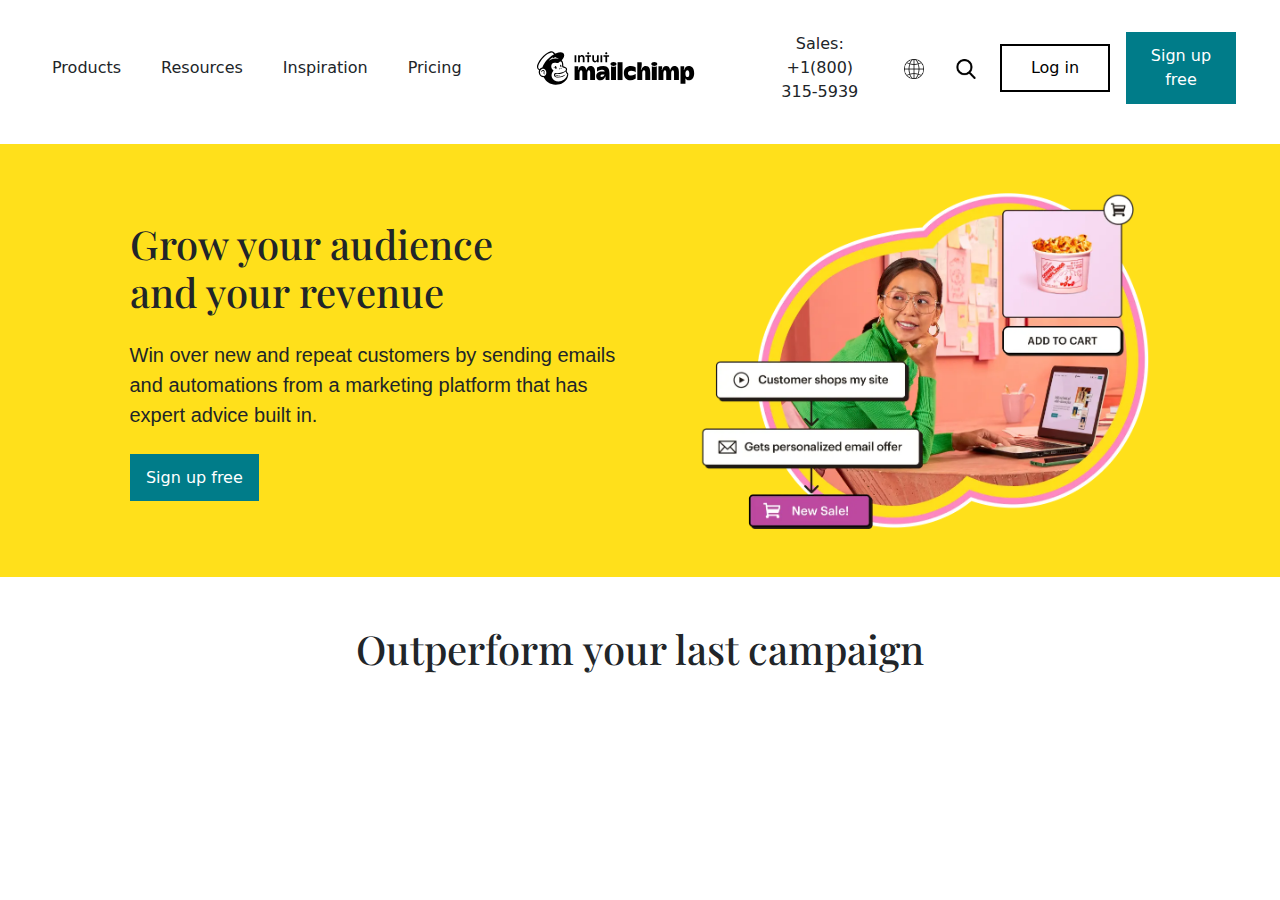
<file: Day2-Mailchimp/index.html>
<!DOCTYPE html>
<html lang="en">

<head>
    <meta charset="UTF-8">
    <meta http-equiv="X-UA-Compatible" content="IE=edge">
    <meta name="viewport" content="width=device-width, initial-scale=1.0">
    <link rel="stylesheet" href="./assets/css/bootstrap.min.css">
    <link rel="stylesheet" href="./assets/css/style.css">
    <link rel="shortcut icon" href="./assets/img/mc-freddie-dark.svg" type="image/x-icon">
    <title>Marketing, Automation & Email
        Platform | Mailchimp
        mailchimp.com</title>

    <link rel="preconnect" href="https://fonts.googleapis.com">
    <link rel="preconnect" href="https://fonts.gstatic.com" crossorigin>
    <link href="https://fonts.googleapis.com/css2?family=Playfair+Display:wght@400;500;600;700&display=swap"
        rel="stylesheet">
</head>

<body>
    <nav class="navbar navbar-expand-lg bg-yellow pt-4">
        <div class="container-fluid">
            <div class="collapse navbar-collapse" id="navbarScroll">
                <ul class="navbar-nav me-auto my-2 my-lg-0 navbar-nav-scroll" style="--bs-scroll-height: 100px;">
                    <li class="nav-item me-4 ">
                        <a class="nav-link text-dark" href="#">Products</a>
                    </li>
                    <li class="nav-item me-4">
                        <a class="nav-link text-dark " href="#">Resources</a>
                    </li>

                    <li class="nav-item me-4">
                        <a class="nav-link text-dark" href="#">Inspiration</a>
                    </li>
                    <li class="nav-item me-4">
                        <a class="nav-link text-dark " href="#">Pricing</a>
                    </li>
                </ul>
                <a class="navbar-brand" href="#"><svg xmlns="http://www.w3.org/2000/svg"
                        class="brandLogo brandLogo--lockup--animated" aria-label="Mailchimp" width="250" height="40"
                        viewBox="0 0 250 60">
                        <g class="brandLogo__freddie">
                            <g class="brandLogo__freddie-outline">
                                <path
                                    d="M11.54563,30.98028a5.04364,5.04364,0,0,0-1.182.08,4.96029,4.96029,0,0,0-4.09341,5.76638c.28318,2.67235,3.13228,4.92584,5.76978,4.99292a4.42784,4.42784,0,0,0,.80886-.05371c2.85409-.462,3.60136-3.4031,3.13091-6.292C15.44835,32.21207,13.12358,31.06224,11.54563,30.98028Zm2.79659,7.728a1.19693,1.19693,0,0,1-1.11341.52628A1.50034,1.50034,0,0,1,11.847,37.72026a3.6991,3.6991,0,0,1,.28727-1.47809,1.34249,1.34249,0,0,0-.55068-1.66273,1.55527,1.55527,0,0,0-1.13523-.201,1.45893,1.45893,0,0,0-.92909.6091,3.14563,3.14563,0,0,0-.34045.75986c-.01546.04681-.02773.08347-.03705.10741-.12932.32979-.33568.4262-.47522.4083a.27226.27226,0,0,1-.215-.20145,2.799,2.799,0,0,1,.78977-2.44028,2.55945,2.55945,0,0,1,2.12682-.72794,2.51848,2.51848,0,0,1,1.93113,1.33294,2.91819,2.91819,0,0,1-.23636,2.70255c-.03227.0688-.06182.13179-.08705.18808a1.06609,1.06609,0,0,0-.02727,1.03335.76345.76345,0,0,0,.63341.30477,1.45938,1.45938,0,0,0,.34591-.04616c.14659-.03235.29818-.06578.39045.044A.21685.21685,0,0,1,14.34222,38.70832Z"
                                    fill="#fff"></path>
                                <path
                                    d="M48.018,44.18839a14.89179,14.89179,0,0,0,1.01912-4.73159c0-1.99448-1.12925-2.82117-1.84831-2.82117-.022-.077-.16421-.59707-.36008-1.22312a9.835,9.835,0,0,0-.39811-1.067,3.86356,3.86356,0,0,0,.69444-2.81634,3.56386,3.56386,0,0,0-1.03737-2.01292,8.44059,8.44059,0,0,0-3.66342-1.81186c-.20356-.05685-.87448-.2408-.93339-.2588-.00462-.03842-.049-2.1971-.08947-3.12388a10.69427,10.69427,0,0,0-.412-2.74588,7.3516,7.3516,0,0,0-1.90458-3.395c2.32445-2.40607,3.77553-5.05646,3.772-7.33017-.0066-4.37268-5.38446-5.6959-12.0116-2.95551-.00726.00308-1.39437.59027-1.40426.59532-.00616-.00615-2.53857-2.48707-2.5766-2.52044C19.30856-.611-4.31609,25.61063,3.23718,31.97912l1.65069,1.39632a8.09061,8.09061,0,0,0-.459,3.74136A7.3669,7.3669,0,0,0,6.978,41.84751a7.76153,7.76153,0,0,0,5.00217,2.01117c2.93932,6.76383,9.65505,10.913,17.5295,11.14661C37.95653,55.25576,45.04707,51.298,48.018,44.18839Zm1.73378-8.00451a5.03683,5.03683,0,0,1,1.05187,3.27292,16.44267,16.44267,0,0,1-1.13914,5.37081l-.016.04017a18.6299,18.6299,0,0,1-7.63395,8.83185A22.74119,22.74119,0,0,1,30.2641,56.78071h-.00088c-.26687,0-.53791-.00417-.80588-.01208a22.80815,22.80815,0,0,1-11.50666-3.39651,19.69691,19.69691,0,0,1-7.13406-7.83373A9.76285,9.76285,0,0,1,5.80653,43.1681a9.12379,9.12379,0,0,1-3.13541-5.87525,10.1625,10.1625,0,0,1,.19038-3.31968l-.76632-.648a6.00654,6.00654,0,0,1-2.075-4.29037,12.18256,12.18256,0,0,1,.86239-4.97326c1.57308-4.29476,5.19189-9.40874,9.681-13.68022a36.05484,36.05484,0,0,1,6.62209-5.07995A13.74927,13.74927,0,0,1,23.84953,3.155,6.16267,6.16267,0,0,1,28.0256,4.64063c.06617.05774,1.05825,1.028,1.81072,1.7651.18883-.07968.32468-.137.32864-.13851a18.87034,18.87034,0,0,1,7.0457-1.56359c4.49745,0,7.40709,2.41178,7.4128,6.14437.00352,2.30312-1.12727,4.885-3.2119,7.38439a10.19546,10.19546,0,0,1,1.27214,2.84312,12.50348,12.50348,0,0,1,.48252,3.16866c.02023.46142.04089,1.20183.0576,1.85532a9.857,9.857,0,0,1,4.14309,2.20017,5.2896,5.2896,0,0,1,1.50186,2.94607,5.429,5.429,0,0,1-.488,3.235c.04375.12556.08925.26188.13454.40632.03935.126.0765.24739.11123.36263A3.74075,3.74075,0,0,1,49.75182,36.18388Z"
                                    fill="#fff"></path>
                                <path
                                    d="M44.39731,34.00012a2.66776,2.66776,0,0,0,.83533-2.11511,1.83938,1.83938,0,0,0-.5256-1.04272,6.55815,6.55815,0,0,0-2.88371-1.38088c-.48437-.13743-.813-.22545-1.16706-.34324-.62967-.20956-.9408-.37831-1.01127-1.57522-.03076-.52346-.12109-2.34706-.1536-3.10059-.05738-1.32044-.21469-3.12529-1.32218-3.87044a1.844,1.844,0,0,0-.94713-.306,1.7718,1.7718,0,0,0-.562.05559,2.96866,2.96866,0,0,0-1.47229.84133,5.03836,5.03836,0,0,1-3.84523,1.29794c-.7752-.03287-1.59666-.15486-2.53833-.21133-.18327-.01081-.367-.02228-.55047-.032a5.075,5.075,0,0,0-4.89033,4.479c-.53913,3.75,2.14691,5.68787,2.92233,6.825a.95371.95371,0,0,1,.21338.50978.81755.81755,0,0,1-.276.53713l.00022.00111a9.67943,9.67943,0,0,0-2.0904,9.017,7.49089,7.49089,0,0,0,.39294,1.09368c1.95993,4.63059,8.04,6.78706,13.98,4.82581a14.49743,14.49743,0,0,0,2.25666-.964A11.86745,11.86745,0,0,0,44.21831,45.931a10.433,10.433,0,0,0,2.87716-5.70485c.17891-1.19338-.08312-1.65529-.43985-1.87743a1.3023,1.3023,0,0,0-.82975-.15308,11.61726,11.61726,0,0,0-.79025-2.724Z"
                                    fill="#fff"></path>
                                <path
                                    d="M34.66285,16.11585c.09585.022.15674-.14356.071-.19163a10.74733,10.74733,0,0,0-4.58165-1.199.08336.08336,0,0,1-.06551-.13324,4.66116,4.66116,0,0,1,.86217-.864.08605.08605,0,0,0-.05782-.15388A12.17129,12.17129,0,0,0,25.411,15.50605a.08448.08448,0,0,1-.1297-.08846,6.01219,6.01219,0,0,1,.57991-1.41322.08113.08113,0,0,0-.1086-.11086,22.23963,22.23963,0,0,0-6.2431,5.09444.085.085,0,0,0,.11365.1249A19.08381,19.08381,0,0,1,26.36282,16.138a18.67978,18.67978,0,0,1,8.3-.02217"
                                    fill="#fff"></path>
                                <path
                                    d="M27.67124,9.41766S25.61475,7.03683,24.994,6.86122c-3.81929-1.03061-12.06942,4.651-17.33714,12.15746-2.13145,3.03717-5.18266,8.41566-3.72366,11.182a11.15871,11.15871,0,0,0,1.74345,1.67861,6.496,6.496,0,0,1,4.10374-2.61439A33.36,33.36,0,0,1,20.31317,14.48137a53.79185,53.79185,0,0,1,7.35807-5.06371"
                                    fill="#fff"></path>
                            </g>

                            <g class="brandLogo__freddie-fill">
                                <path
                                    d="M14.20393,38.6051a.23038.23038,0,0,1,.02319.25959,1.13439,1.13439,0,0,1-1.07.53449,1.48858,1.48858,0,0,1-1.328-1.538,3.95469,3.95469,0,0,1,.2761-1.50142,1.403,1.403,0,0,0-.529-1.68837,1.427,1.427,0,0,0-1.091-.20429,1.39884,1.39884,0,0,0-.89259.61857,3.29879,3.29879,0,0,0-.32738.77164c-.01464.04755-.02645.08489-.0354.109-.12431.3353-.32249.43306-.45677.4151-.06348-.00878-.15077-.05123-.20672-.2047a2.95419,2.95419,0,0,1,.75912-2.47857,2.3805,2.3805,0,0,1,2.04358-.739,2.42374,2.42374,0,0,1,1.85559,1.35347,3.11052,3.11052,0,0,1-.22686,2.7449c-.03113.06959-.05962.13347-.08363.19123a1.13586,1.13586,0,0,0-.02624,1.04938.72037.72037,0,0,0,.60855.30939,1.33436,1.33436,0,0,0,.33226-.04694c.141-.03306.28668-.06694.37519.04449m34.75721.86776a14.918,14.918,0,0,1-1.01243,4.72183C44.99706,51.28918,37.953,55.23878,29.56153,54.98878c-7.82275-.23307-14.49472-4.37368-17.41482-11.12327a7.69092,7.69092,0,0,1-4.96918-2.00694A7.36067,7.36067,0,0,1,4.645,37.13776a8.10686,8.10686,0,0,1,.456-3.73347L3.46107,32.01082C-4.04265,25.65571,19.427-.51082,26.9336,6.05653c.03785.03306,2.55346,2.509,2.55977,2.5151.01-.0051,1.388-.59122,1.395-.59408,6.58386-2.73469,11.9264-1.41428,11.93311,2.949.00346,2.26918-1.43808,4.91408-3.74718,7.3149a7.34556,7.34556,0,0,1,1.8918,3.38775,10.70641,10.70641,0,0,1,.40937,2.74041c.04008.9247.08444,3.079.08891,3.11735.0586.01775.72515.20122.92719.25816a8.37148,8.37148,0,0,1,3.63954,1.80817,3.56037,3.56037,0,0,1,1.03055,2.00857,3.86821,3.86821,0,0,1-.68974,2.8104,9.87064,9.87064,0,0,1,.39553,1.0649c.19431.6249.33571,1.14347.35748,1.22041C47.83924,36.65755,48.96114,37.48245,48.96114,39.47286ZM15.8003,35.5798c-.51029-3.31286-2.74452-4.48041-4.26052-4.56368a4.59539,4.59539,0,0,0-1.13594.081c-2.70585.54755-4.23406,2.85633-3.93335,5.85633a6.06029,6.06029,0,0,0,5.54417,5.071,4.02516,4.02516,0,0,0,.77723-.05469C15.53437,41.50061,16.25239,38.51367,15.8003,35.5798Zm4.62492-21.03A53.44055,53.44055,0,0,1,27.735,9.49673S25.69227,7.121,25.07537,6.94592c-3.79418-1.02878-11.99049,4.641-17.22356,12.13163-2.11745,3.03082-5.14864,8.39816-3.69937,11.15857a11.09842,11.09842,0,0,0,1.73208,1.6751,6.45146,6.45146,0,0,1,4.077-2.60877A33.285,33.285,0,0,1,20.42522,14.5498Zm8.24636,26.21612a2.507,2.507,0,0,0,1.77074,1.85673,7.9735,7.9735,0,0,0,1.395.38c6.00176,1.03551,11.61266-2.40653,12.876-3.27347.09482-.0651.15748-.00163.08139.11327a2.00935,2.00935,0,0,1-.12371.17694c-1.54611,2.00041-5.70266,4.31694-11.11051,4.31612-2.35855-.00041-4.71587-.83388-5.5814-2.11449-1.34286-1.98714-.06654-4.88755,2.171-4.58531.00264.00041.76563.08715.98008.111A20.44025,20.44025,0,0,0,41.313,36.11224c3.05276-1.42142,4.206-2.98571,4.033-4.252a1.82239,1.82239,0,0,0-.52635-1.0353,6.58294,6.58294,0,0,0-2.88613-1.37123c-.48485-.13653-.81385-.22367-1.16829-.34081-.63012-.20817-.94162-.37572-1.01223-1.56429-.03072-.51979-.12106-2.33061-.15381-3.079-.05758-1.31122-.21466-3.10347-1.32353-3.84347a1.85369,1.85369,0,0,0-.94773-.30388,1.7886,1.7886,0,0,0-.56278.05531,2.97762,2.97762,0,0,0-1.47348.83551,5.07015,5.07015,0,0,1-3.84912,1.28878c-.77581-.03245-1.598-.15368-2.54044-.2098-.18332-.01082-.36746-.02224-.55118-.03163A5.06534,5.06534,0,0,0,23.456,26.70816c-.53959,3.72388,2.149,5.64817,2.92519,6.77735a.94255.94255,0,0,1,.21364.50633.8111.8111,0,0,1-.27631.53326v.00123a9.55589,9.55589,0,0,0-2.09221,8.95408,7.40444,7.40444,0,0,0,.39329,1.08612c1.9618,4.59837,8.04758,6.73959,13.99319,4.79184a14.58216,14.58216,0,0,0,2.25885-.95674,11.87435,11.87435,0,0,0,3.45907-2.59306,10.33241,10.33241,0,0,0,2.87982-5.6651c.179-1.18531-.083-1.64367-.44029-1.86429a1.31387,1.31387,0,0,0-.83054-.15224,11.4699,11.4699,0,0,0-.79086-2.7051,17.32336,17.32336,0,0,1-5.66259,2.82489A22.86524,22.86524,0,0,1,31.914,39.068c-1.64194-.13306-2.72823-.61388-3.13679.718a17.69976,17.69976,0,0,0,7.721.78775.13963.13963,0,0,1,.15321.12531.14918.14918,0,0,1-.08667.149S33.515,42.26837,28.67158,40.76592ZM19.73975,19.17143a18.918,18.918,0,0,1,6.69557-2.96837,18.47753,18.47753,0,0,1,8.24575-.02224c.095.02183.15565-.14327.07061-.191a10.64255,10.64255,0,0,0-4.55188-1.19674.08313.08313,0,0,1-.06511-.13286,4.64616,4.64616,0,0,1,.85678-.86224.086.086,0,0,0-.05758-.15367,12.05963,12.05963,0,0,0-5.44427,1.928.08387.08387,0,0,1-.12879-.08816,6.01049,6.01049,0,0,1,.576-1.4102.08086.08086,0,0,0-.10784-.11082,22.11786,22.11786,0,0,0-6.20217,5.08408A.0845.0845,0,0,0,19.73975,19.17143ZM35.54463,31.812a.79106.79106,0,0,0,1.03979-.1728c.15137-.293-.06842-.6904-.49116-.8878a.791.791,0,0,0-1.03979.1732C34.90189,31.2174,35.12189,31.6148,35.54463,31.812Zm1.29663-4.7514a3.58063,3.58063,0,0,0,.64021,1.457,4.08008,4.08008,0,0,1,.99558,0,3.08105,3.08105,0,0,0,.04863-1.7912c-.23894-1.0862-.56231-1.7436-1.23052-1.6414C36.62716,25.1874,36.60253,25.9744,36.84126,27.0606Zm1.42148,2.4952a.83885.83885,0,1,0,.60737.8202A.73678.73678,0,0,0,38.26274,29.5558Z">
                                </path>
                            </g>

                            <g class="brandLogo__freddie-eye--winking">
                                <path
                                    d="M27.16938,29.45873c-.1066-.015-.152-.0606-.1654-.121-.0414-.1874.2468-.4958.5506-.7184a3.20166,3.20166,0,0,1,3.1138-.3738,2.66774,2.66774,0,0,1,1.1744.9452c.1086.1772.1296.3146.0594.3866-.1094.1154-.3884-.0168-.8426-.216a3.71739,3.71739,0,0,0-1.756-.3782A19.46093,19.46093,0,0,0,27.16938,29.45873Zm4.527.932a1.72168,1.72168,0,0,0-1.5504-.5082,2.14273,2.14273,0,0,0-1.1272.4698.7232.7232,0,0,0-.28841.4504.138.138,0,0,0,.04521.1078.1425.1425,0,0,0,.0974.037,1.80393,1.80393,0,0,0,.4328-.12,3.768,3.768,0,0,1,1.9046-.1978c.2972.0334.4376.052.5028-.05A.16686.16686,0,0,0,31.69638,30.39073Z">
                                </path>
                            </g>

                            <g class="brandLogo__freddie-eye">
                                <path
                                    d="M30.85483,30.6631a3.9979,3.9979,0,0,0,.03119-2.045c-.24177-1.08787-.60735-1.70952-1.28489-1.60713s-.69509.97909-.47672,2.07153a3.98983,3.98983,0,0,0,.57616,1.40418c.53911.75237.90469.55765,1.15328.17644Z">
                                </path>
                            </g>
                        </g>

                        <g class="brandLogo__wordMark" transform="translate(1,4) scale(1.5)">
                            <path
                                d="m54.18 15.375c-2.1758 0-3.25 1.7188-3.7461 2.8281-0.27344 0.61719-0.35156 1.1055-0.57422 1.1055-0.32031 0-0.089844-0.42188-0.34766-1.3672-0.33984-1.2422-1.3633-2.5586-3.5352-2.5586-2.2812 0-3.2617 1.9375-3.7227 3.0039-0.32031 0.72656-0.32031 0.92969-0.5625 0.92969-0.35156 0-0.058594-0.57812 0.097656-1.2578 0.19141-0.77734 0.21875-1.5859 0.078126-2.375h-3.6211v13.68h4.9336v-6.7969c0-1.3438 0.5625-3.043 1.5195-3.043 1.1133 0 1.3281 0.85547 1.3281 2.4375v7.418h4.9609v-6.8125c0-1.1953 0.48438-3.043 1.5234-3.043 1.125 0 1.3203 1.2031 1.3203 2.4375v7.4141h4.875v-8.0508c0.003907-3.5703-1.25-5.9492-4.5273-5.9492z">
                            </path>
                            <path
                                d="m138.05 15.375c-2.1719 0-3.25 1.7188-3.7422 2.8281-0.27734 0.61719-0.35156 1.1055-0.57812 1.1055-0.31641 0-0.10156-0.53906-0.34375-1.3672-0.36328-1.2344-1.2656-2.5586-3.5352-2.5586-2.2734 0-3.2617 1.9375-3.7266 3.0039-0.31641 0.72656-0.31641 0.92969-0.55859 0.92969-0.35547 0-0.0625-0.57812 0.097656-1.2578 0.19141-0.77734 0.21484-1.5859 0.074219-2.375h-3.6211v13.68h4.9375v-6.7969c0-1.3438 0.55859-3.043 1.5156-3.043 1.1055 0 1.332 0.85547 1.332 2.4375v7.418h4.957v-6.8125c0-1.1953 0.48828-3.043 1.5273-3.043 1.1133 0 1.3203 1.2031 1.3203 2.4375v7.4141h4.8711v-8.0508c0.003906-3.5703-1.2461-5.9492-4.5273-5.9492z">
                            </path>
                            <path
                                d="m67.148 15.379c-2.2422-0.011718-4.4609 0.46484-6.5039 1.3945v4.1133s3-1.7344 5.4336-1.7344c1.9414 0 2.1797 1.0547 2.0938 1.9219 0 0-0.55859-0.14844-2.2695-0.14844-4.0273 0-6.0625 1.8398-6.0625 4.7891 0 2.7969 2.2852 3.9648 4.2109 3.9648 2.8086 0 4.043-1.8945 4.4258-2.7969 0.26172-0.625 0.30859-1.043 0.54688-1.043 0.26953 0 0.17578 0.30078 0.16016 0.92188-0.023438 1.0898 0.027344 1.9102 0.19531 2.6055h3.7305v-6.7266c0-4.2031-1.4766-7.2617-5.9609-7.2617zm-1.207 10.793c-1.1836 0.27344-1.793-0.09375-1.793-0.87891 0-1.0781 1.1133-1.5117 2.6914-1.5117 0.69922 0 1.3555 0.0625 1.3555 0.0625 0.003907 0.46094-0.99219 2.0352-2.2539 2.3281z">
                            </path>
                            <path d="m81.25 11.547h4.9453v17.824h-4.9453z"></path>
                            <path
                                d="m91.633 22.531c0-1.2305 1.1367-2.3477 3.2227-2.3477 2.2773 0 4.1055 1.1016 4.5156 1.3477v-4.7578s-1.4453-1.3945-4.9961-1.3945c-3.7461 0-6.8633 2.2031-6.8633 6.9414 0 4.7383 2.8281 7.3594 6.8477 7.3594 3.1406 0 5.0156-1.7344 5.0156-1.7344v-4.5117c-0.59375 0.33203-2.2422 1.4844-4.5 1.4844-2.3828 0-3.2422-1.1055-3.2422-2.3867z">
                            </path>
                            <path
                                d="m109.38 15.379c-2.8672 0-3.9492 2.7188-4.168 3.1992-0.22266 0.48047-0.33203 0.74609-0.51172 0.73828-0.31641-0.007812-0.09375-0.57812 0.03125-0.94922 0.47656-1.5469 0.71484-3.1562 0.71484-4.7773 0-1.5273-0.20703-2.0352-0.20703-2.0352h-4.2656v17.816h4.9375v-6.8047c0-1.1094 0.44141-3.043 1.6875-3.043 1.0312 0 1.3516 0.76953 1.3516 2.3164v7.5352h4.9375v-7.2422c0.011719-3.5156-0.57031-6.7539-4.5078-6.7539z">
                            </path>
                            <path
                                d="m115.51 15.707v13.664h4.9375v-13.664s-0.83203 0.48047-2.4688 0.48047c-1.6328 0-2.4688-0.48047-2.4688-0.48047z">
                            </path>
                            <path
                                d="m120.99 13.395c0-1.0977-1.3555-1.9844-3.0273-1.9844-1.668 0-3.0234 0.88672-3.0234 1.9844 0 1.0938 1.3555 1.9844 3.0234 1.9844 1.6719 0 3.0273-0.89062 3.0273-1.9844z">
                            </path>
                            <path
                                d="m74.711 15.707v13.664h4.9375v-13.664s-0.83203 0.48047-2.4648 0.48047c-1.6328 0-2.4727-0.48047-2.4727-0.48047z">
                            </path>
                            <path
                                d="m80.191 13.395c0-1.0977-1.3555-1.9844-3.0234-1.9844-1.6719 0-3.0234 0.88672-3.0234 1.9844 0 1.0938 1.3516 1.9844 3.0234 1.9844 1.668 0 3.0234-0.89062 3.0234-1.9844z">
                            </path>
                            <path
                                d="m152.4 15.375c-2.5391 0-3.7031 1.9219-4.207 3.0039-0.33594 0.71875-0.32031 0.92969-0.5625 0.92969-0.35156 0-0.058594-0.57812 0.097656-1.2578 0.19141-0.77344 0.21484-1.582 0.074219-2.3672h-3.6172v17.465h4.9375v-5.5391c0.58594 1 1.668 2.0664 3.3438 2.0664 3.5742 0 5.3711-3.043 5.3711-7.1445-0.003907-4.6523-2.1562-7.1562-5.4375-7.1562zm-1.3555 11.059c-1.1328 0-1.9648-1.4414-1.9648-3.457 0-1.957 0.85547-3.457 1.9258-3.457 1.375 0 1.9609 1.2695 1.9609 3.457 0 2.2773-0.53906 3.457-1.9219 3.457z">
                            </path>
                            <path
                                d="m51.906 3.6406c0.58203 0.003906 1.0547-0.47266 1.0586-1.0547 0-0.58594-0.47266-1.0625-1.0547-1.0625-0.58203 0-1.0547 0.47266-1.0547 1.0586 0 0.58594 0.46875 1.0586 1.0508 1.0586zm-8.4492 2.043c0.30859-0.69922 1.1367-1.3281 2.1641-1.3281 1.8164 0 2.5703 1.4023 2.5703 2.832v4.3789h-1.7422v-3.8828c0-0.83203-0.1875-1.8711-1.3047-1.8711-1.1211 0-1.6289 0.96094-1.6289 1.8984v3.8555h-1.7422v-7.0078h1.6562v1.1211zm-3.4766 5.8828h-1.7344v-7.0078h1.7344zm31.012-8.9844c0 0.58594-0.46875 1.0586-1.0508 1.0586-0.58203 0-1.0508-0.47266-1.0508-1.0586 0-0.58203 0.46875-1.0586 1.0508-1.0586 0.58203 0 1.0508 0.47656 1.0508 1.0586zm-21.91 3.5234h1.9531v5.4609h1.7461v-5.4609h1.9531v-1.5508h-5.6523zm9.9141 4.207c1.1055 0 1.6289-0.96094 1.6289-1.8984v-3.8555h1.7422v7.0078h-1.6562v-1.1211h-0.027344c-0.30078 0.70313-1.1289 1.3281-2.1641 1.3281-1.8125 0-2.5703-1.4023-2.5703-2.832v-4.3828h1.7422v3.8828c0 0.83984 0.1875 1.8711 1.3047 1.8711zm8.125-5.7617v1.5508h1.9531v5.4648h1.7422v-5.4609h1.9531v-1.5508zm-1.2227 7.0078h-1.7461v-7h1.7422z">
                            </path>
                        </g>
                    </svg>
                </a>
                <button class="navbar-toggler" type="button" data-bs-toggle="collapse" data-bs-target="#navbarScroll"
                    aria-controls="navbarScroll" aria-expanded="false" aria-label="Toggle navigation">
                    <span class="navbar-toggler-icon"></span>
                </button>
                <ul class="navbar-nav ms-auto my-2 my-lg-0 navbar-nav-scroll gap-3 align-items-center" style="--bs-scroll-height: 100px;">
                    <li class="nav-item">
                        <a class="nav-link text-dark text-center" href="#">Sales: <br>+1(800) 315-5939</a>
                    </li>
                    <li class="nav-item">
                        <a class="nav-link" href="#"><img src="./assets/img/globe.png" alt="" height="20px"
                                width="20px"></a>
                    </li>
                    <li class="nav-item">
                        <a class="nav-link" href="#"><img src="./assets/img/search.png" alt="" height="20px"
                                width="20px"></a>
                    </li>
                    <li class="nav-item">
                        <button class="btn btn-outline-dark" type="submit">Log in</button>
                    </li>
                    <li class="nav-item-">
                        <button class="btn text-white">Sign up free</button>
                    </li>
                </ul>
                </form>
            </div>
        </div>
    </nav>


    <div class="container-fluid bg-yellow py-5">
        <div class="container">
            <div class="row  justify-content-center align-items-center">
                <div class="col-lg-6">
                    <h1 class="text-dark fs-heading--md mb-4">Grow your audience <br> and your revenue</h1>
                    <p class="text-dark mb-4 fs-5"> Win over new and repeat customers by sending emails <br> and
                        automations
                        from a marketing platform that has <br> expert advice built in.</p>

                    <button class="btn text-white">Sign up free</button>

                </div>
                <div class="col-lg-5 d-none d-lg-block">
                    <img src="./assets/img/Automations_-_Hero_Image_-_060622.webp" alt="Mailchim" class="img-fluid">
                </div>
            </div>
        </div>
    
    </div>
    <div class="container-fluid bg-white text-center py-5">
        <h1>Outperform your last campaign</h1>
    </div>
</body>

</html>
</file>
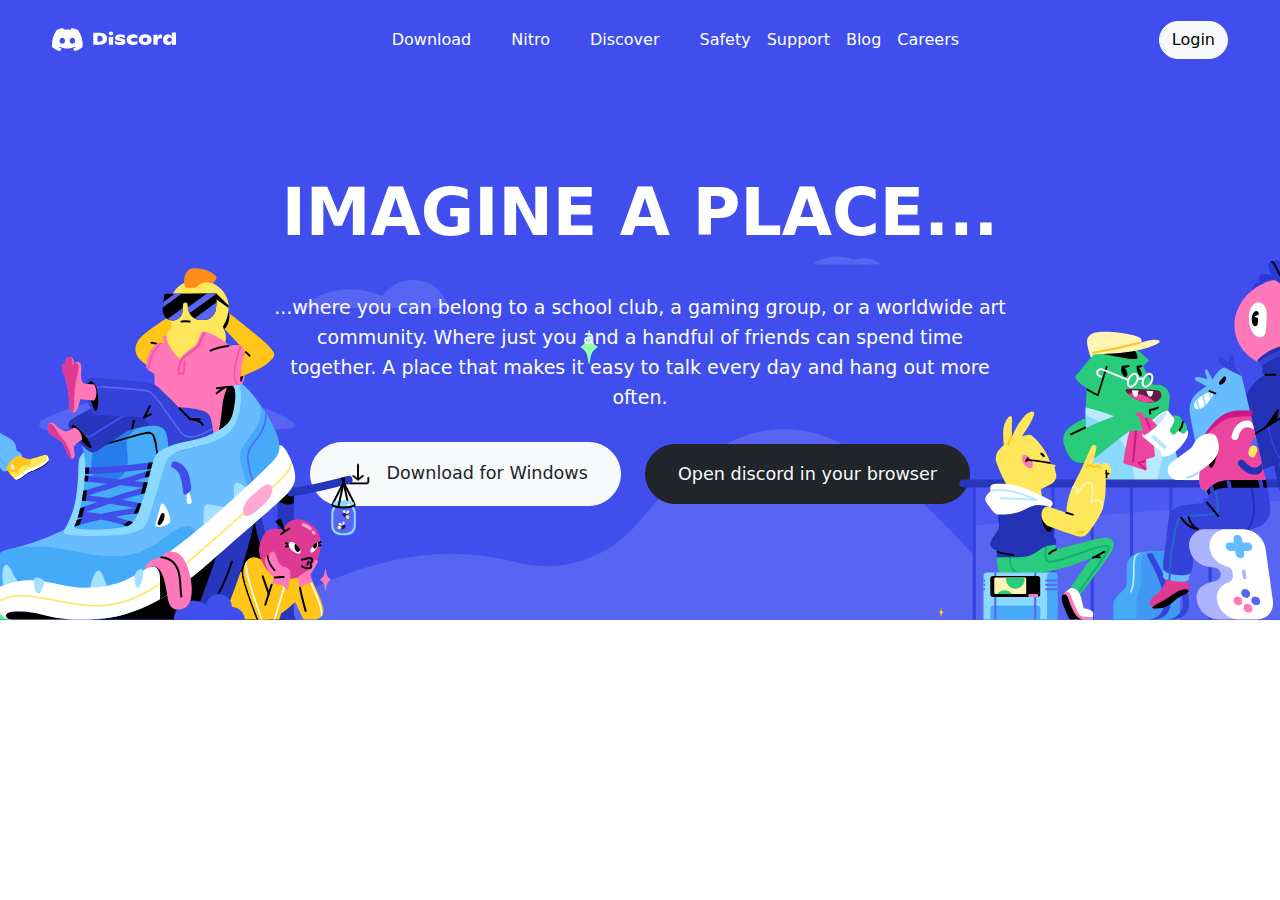
<file: Day4-Discord/index.html>
<!DOCTYPE html>
<html lang="en">

<head>
    <meta charset="UTF-8">
    <meta http-equiv="X-UA-Compatible" content="IE=edge">
    <meta name="viewport" content="width=device-width, initial-scale=1.0">
    <link rel="shortcut icon" href="./images/png-clipart-clay-os-6-a-macos-icon-discord-round-blue-icon.png" type="image/x-icon">
    <link rel="stylesheet" href="./assets/bootstrap.min.css">
    <link rel="stylesheet" href="./assets/style.css">
    <title>Discord | Your Place to Talk and Hang Out</title>
</head>

<body>
    <nav class="container-fluid top-nav navbar navbar-expand-lg text-white bg-blue">
        <div class="container">
            <a class="navbar-brand" href="">
                <svg width="124" height="34" viewBox="0 0 124 34" class="logo-3oeRIY text-white">
                    <g fill="currentColor">
                        <path
                            d="M26.0015 6.9529C24.0021 6.03845 21.8787 5.37198 19.6623 5C19.3833 5.48048 19.0733 6.13144 18.8563 6.64292C16.4989 6.30193 14.1585 6.30193 11.8336 6.64292C11.6166 6.13144 11.2911 5.48048 11.0276 5C8.79575 5.37198 6.67235 6.03845 4.6869 6.9529C0.672601 12.8736 -0.41235 18.6548 0.130124 24.3585C2.79599 26.2959 5.36889 27.4739 7.89682 28.2489C8.51679 27.4119 9.07477 26.5129 9.55525 25.5675C8.64079 25.2265 7.77283 24.808 6.93587 24.312C7.15286 24.1571 7.36986 23.9866 7.57135 23.8161C12.6241 26.1255 18.0969 26.1255 23.0876 23.8161C23.3046 23.9866 23.5061 24.1571 23.7231 24.312C22.8861 24.808 22.0182 25.2265 21.1037 25.5675C21.5842 26.5129 22.1422 27.4119 22.7621 28.2489C25.2885 27.4739 27.8769 26.2959 30.5288 24.3585C31.1952 17.7559 29.4733 12.0212 26.0015 6.9529ZM10.2527 20.8402C8.73376 20.8402 7.49382 19.4608 7.49382 17.7714C7.49382 16.082 8.70276 14.7025 10.2527 14.7025C11.7871 14.7025 13.0425 16.082 13.0115 17.7714C13.0115 19.4608 11.7871 20.8402 10.2527 20.8402ZM20.4373 20.8402C18.9183 20.8402 17.6768 19.4608 17.6768 17.7714C17.6768 16.082 18.8873 14.7025 20.4373 14.7025C21.9717 14.7025 23.2271 16.082 23.1961 17.7714C23.1961 19.4608 21.9872 20.8402 20.4373 20.8402Z">
                        </path>
                        <path
                            d="M41.2697 9.86615H47.8585C49.4394 9.86615 50.7878 10.1141 51.8883 10.6101C52.9887 11.1061 53.8102 11.7881 54.3527 12.6715C54.8951 13.555 55.1741 14.5624 55.1741 15.7094C55.1741 16.8253 54.8952 17.8328 54.3217 18.7472C53.7482 19.6462 52.8803 20.3746 51.7178 20.9016C50.5554 21.4286 49.1139 21.6921 47.3935 21.6921H41.2697V9.86615ZM47.316 18.6852C48.3854 18.6852 49.2069 18.4217 49.7804 17.8793C50.3539 17.3523 50.6484 16.6083 50.6484 15.6939C50.6484 14.8414 50.3849 14.1594 49.8734 13.648C49.3619 13.1365 48.587 12.873 47.5485 12.873H45.4871V18.6852H47.316Z">
                        </path>
                        <path
                            d="M65.4362 21.6774C64.5217 21.4449 63.7003 21.1039 62.9718 20.6389V17.8335C63.5298 18.2675 64.2582 18.6085 65.1882 18.8875C66.1181 19.1665 67.0171 19.306 67.8851 19.306C68.288 19.306 68.598 19.2595 68.7995 19.151C69.001 19.0425 69.1095 18.9185 69.1095 18.7635C69.1095 18.593 69.0475 18.4535 68.939 18.345C68.8305 18.2365 68.6135 18.1435 68.288 18.0505L66.2576 17.6011C65.0952 17.3376 64.2737 16.9501 63.7777 16.4851C63.2818 16.0201 63.0493 15.3847 63.0493 14.6097C63.0493 13.9587 63.2663 13.3853 63.6847 12.9048C64.1187 12.4243 64.7232 12.0523 65.5137 11.7888C66.3041 11.5254 67.2186 11.3859 68.288 11.3859C69.2335 11.3859 70.1014 11.4789 70.8919 11.6959C71.6823 11.8973 72.3333 12.1608 72.8448 12.4708V15.1212C72.3178 14.8112 71.6979 14.5632 71.0159 14.3772C70.3184 14.1912 69.6055 14.0982 68.877 14.0982C67.823 14.0982 67.2961 14.2842 67.2961 14.6407C67.2961 14.8112 67.3736 14.9352 67.5441 15.0282C67.7146 15.1212 68.009 15.1987 68.443 15.2917L70.1324 15.6017C71.2329 15.7876 72.0543 16.1286 72.5968 16.6091C73.1393 17.0896 73.4028 17.787 73.4028 18.7325C73.4028 19.7555 72.9533 20.5769 72.0543 21.1659C71.1554 21.7704 69.8844 22.0648 68.2415 22.0648C67.2806 22.0338 66.3506 21.9098 65.4362 21.6774Z">
                        </path>
                        <path
                            d="M77.5891 21.3213C76.6281 20.8408 75.8842 20.2054 75.4037 19.3994C74.9077 18.5934 74.6752 17.679 74.6752 16.656C74.6752 15.6486 74.9232 14.7341 75.4347 13.9437C75.9462 13.1377 76.6901 12.5177 77.6666 12.0528C78.643 11.6033 79.821 11.3708 81.1849 11.3708C82.8743 11.3708 84.2693 11.7273 85.3852 12.4402V15.5246C84.9977 15.2611 84.5328 15.0286 84.0058 14.8736C83.4788 14.7031 82.9208 14.6256 82.3319 14.6256C81.2779 14.6256 80.472 14.8116 79.8675 15.1991C79.2785 15.5866 78.984 16.0826 78.984 16.7025C78.984 17.307 79.263 17.803 79.852 18.1905C80.4254 18.5779 81.2624 18.7794 82.3474 18.7794C82.9053 18.7794 83.4633 18.7019 84.0058 18.5314C84.5483 18.3609 85.0287 18.175 85.4162 17.927V20.9183C84.1762 21.6623 82.7348 22.0343 81.1074 22.0343C79.728 22.0343 78.5655 21.7863 77.5891 21.3213Z">
                        </path>
                        <path
                            d="M89.8041 21.3213C88.8276 20.8408 88.0837 20.2054 87.5722 19.3839C87.0607 18.5624 86.7972 17.648 86.7972 16.625C86.7972 15.6176 87.0607 14.7031 87.5722 13.9127C88.0837 13.1222 88.8276 12.5022 89.7886 12.0528C90.7495 11.6033 91.9119 11.3708 93.2464 11.3708C94.5794 11.3708 95.7418 11.5878 96.7028 12.0528C97.6637 12.5022 98.4077 13.1222 98.9192 13.9127C99.4306 14.7031 99.6786 15.6021 99.6786 16.625C99.6786 17.6325 99.4306 18.5624 98.9192 19.3839C98.4077 20.2054 97.6792 20.8563 96.7028 21.3213C95.7263 21.7863 94.5794 22.0343 93.2464 22.0343C91.9274 22.0343 90.7805 21.7863 89.8041 21.3213ZM94.9358 18.3299C95.3388 17.927 95.5558 17.369 95.5558 16.7025C95.5558 16.0206 95.3543 15.4936 94.9358 15.0906C94.5174 14.6876 93.9594 14.4861 93.2619 14.4861C92.5335 14.4861 91.9739 14.6876 91.5555 15.0906C91.1525 15.4936 90.9355 16.0206 90.9355 16.7025C90.9355 17.3845 91.137 17.927 91.5555 18.3299C91.9739 18.7484 92.5335 18.9499 93.2619 18.9499C93.9594 18.9344 94.5329 18.7329 94.9358 18.3299Z">
                        </path>
                        <path
                            d="M110.048 11.9901V15.6325C109.614 15.3535 109.056 15.214 108.374 15.214C107.475 15.214 106.777 15.493 106.297 16.0354C105.816 16.5779 105.568 17.4304 105.568 18.5773V21.6772H101.43V11.8196H105.491V14.966C105.708 13.819 106.08 12.9666 106.576 12.4241C107.072 11.8816 107.723 11.5872 108.513 11.5872C109.102 11.5872 109.614 11.7267 110.048 11.9901Z">
                        </path>
                        <path
                            d="M124 9.52563V21.6925H119.862V19.4761C119.505 20.3131 118.978 20.9486 118.265 21.3825C117.551 21.8165 116.667 22.0335 115.613 22.0335C114.683 22.0335 113.862 21.801 113.164 21.3515C112.467 20.9021 111.925 20.2666 111.553 19.4761C111.181 18.6702 110.995 17.7712 110.995 16.7793C110.979 15.7408 111.181 14.8109 111.599 13.9894C112.002 13.168 112.591 12.5325 113.335 12.0675C114.079 11.6025 114.931 11.37 115.892 11.37C117.861 11.37 119.18 12.2225 119.862 13.9429V9.52563H124ZM119.242 18.2517C119.66 17.8487 119.877 17.3062 119.877 16.6553C119.877 16.0198 119.676 15.5083 119.257 15.1209C118.839 14.7334 118.281 14.5319 117.582 14.5319C116.884 14.5319 116.326 14.7334 115.908 15.1364C115.489 15.5393 115.288 16.0508 115.288 16.7018C115.288 17.3527 115.489 17.8642 115.908 18.2672C116.326 18.6702 116.869 18.8717 117.566 18.8717C118.265 18.8717 118.823 18.6702 119.242 18.2517Z">
                        </path>
                        <path
                            d="M58.9885 12.4091C60.1772 12.4091 61.1429 11.5416 61.1429 10.4717C61.1429 9.40164 60.1772 8.5343 58.9885 8.5343C57.7981 8.5343 56.8341 9.40164 56.8341 10.4717C56.8341 11.5416 57.7981 12.4091 58.9885 12.4091Z">
                        </path>
                        <path
                            d="M61.1429 13.741C59.8254 14.3144 58.1825 14.3299 56.8341 13.741V21.6921H61.1429V13.741Z">
                        </path>
                    </g>
                </svg></a>
            <button class="navbar-toggler" type="button" data-bs-toggle="collapse" data-bs-target="#navbarNav"
                aria-controls="navbarNav" aria-expanded="false" aria-label="Toggle navigation">
                <span class="navbar-toggler-icon"></span>
            </button>
            <div class="collapse navbar-collapse" id="navbarNav">
                <ul class="navbar-nav justify-content-center w-100">
                    <li class="nav-item me-4">
                        <a class="nav-link text-white " href="">Download</a>
                    </li>
                    <li class="nav-item me-4">
                        <a class="nav-link text-white " href=""> Nitro</a>
                    </li>
                    <li class="nav-item me-4">
                        <a class="nav-link text-white " href="">Discover </a>
                    </li>
                    <li class="nav-item">
                        <a class="nav-link text-white" href="">Safety</a>
                    </li>
                    <li class="nav-item">
                        <a class="nav-link text-white " href="">Support</a>
                    </li>
                    <li class="nav-item">
                        <a class="nav-link text-white" href="">Blog</a>
                    </li>
                    <li class="nav-item">
                        <a class="nav-link text-white" href="">Careers</a>
                    </li>
                </ul>
                <button class="btn btn-light btn">Login</button>
            </div>
        </div>
    </nav>


    <section
        class="container-fluid overflow-hidden hero position-relative d-flex align-items-center justify-content-center">

        <div class="text-white text-center col-lg-7">
            <h1>IMAGINE A PLACE...</h1>
            <p>...where you can belong to a school club, a gaming group, or a worldwide art community. Where just you and a handful of friends can spend time together. A place that makes it easy  to talk every day and hang out more often.</p>

            <div class="d-flex align-items-center justify-content-center gap-4">
                <button class="btn btn-light text-dark"> 
                    <img src="./images/download.png" alt="" class="icon img-fluid me-2"> Download for Windows</button>
                <button class="btn btn-dark text-light">Open discord in your browser</button>
            </div>
        </div>

        <img src="./images/discord-left.svg" alt="discord" class="img-fluid position-absolute bottom-0 start-0 img-left">
        <img src="./images/discord-right.svg" alt="discord" class="img-fluid position-absolute bottom-0 end-0 img-right">
    </section>

</body>

</html>
</file>
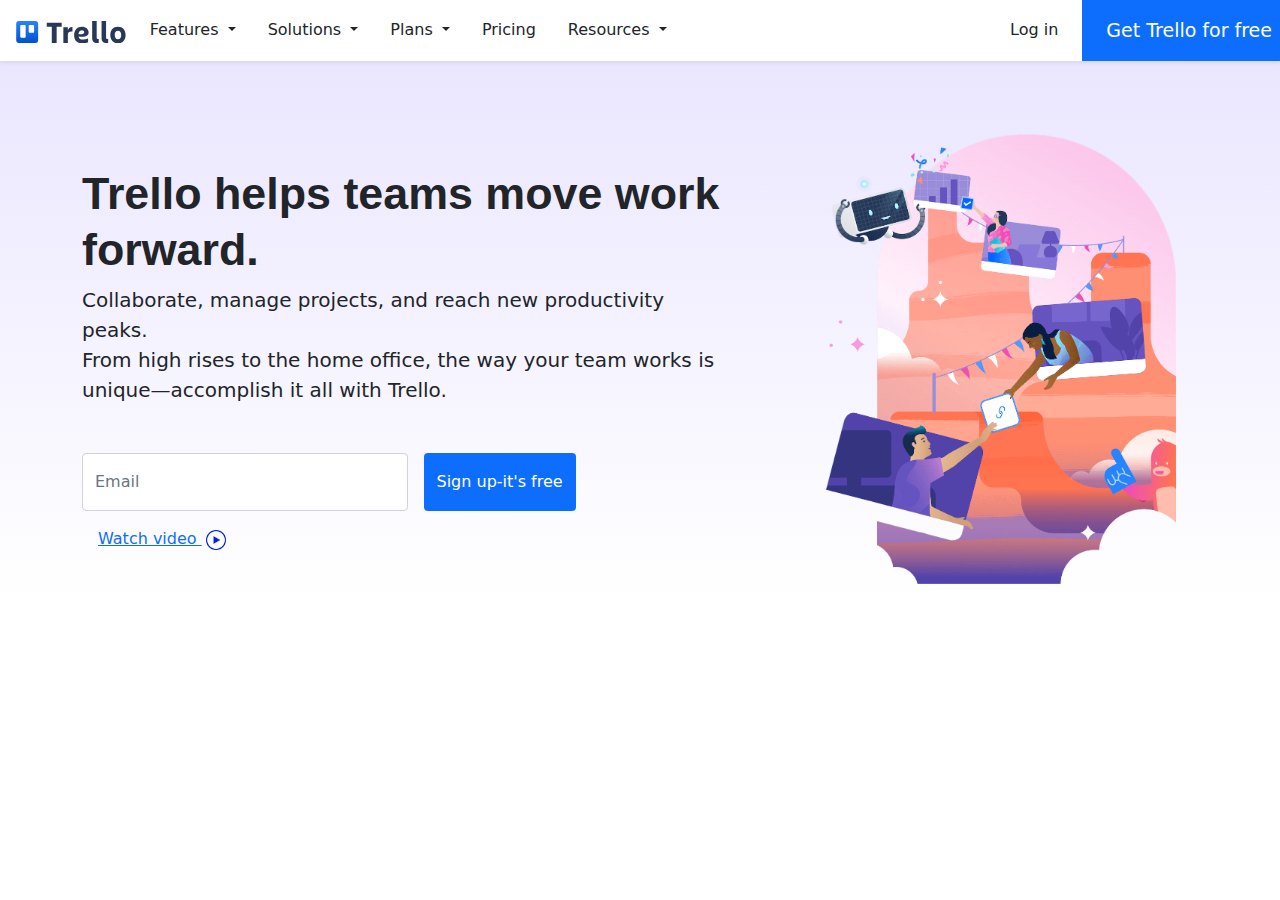
<file: Day5-Trello/index.html>
<!DOCTYPE html>
<html lang="en">

<head>
    <meta charset="UTF-8">
    <meta http-equiv="X-UA-Compatible" content="IE=edge">
    <meta name="viewport" content="width=device-width, initial-scale=1.0">
    <link rel="stylesheet" href="./assets/styles/bootstrap.min.css">
    <link rel="stylesheet" href="./assets/styles/style.css">
    <link rel="shortcut icon" href="./assets/images/download.jpg" type="image/x-icon">
    <title>Manage Your Team's Project From Anywhere| Trello</title>
</head>

<body>
    <nav class="navbar navbar-expand-lg bg-white shadow-sm p-0">
        <a class="navbar-brand ps-3" href="#">
            <svg aria-label="Trello" height="22.5" role="img" viewBox="0 0 312 64" width="109.6875"
                xmlns="http://www.w3.org/2000/svg" xmlns:xlink="http://www.w3.org/1999/xlink"
                class="LogoTrello__Logo-sc-11mphmv-0 dmCGMv">
                <linearGradient id="trello-logo-gradient-defaultMJFtCCgVhXrVl7v9HA7EH" x1="50.048061%" x2="50.048061%"
                    y1="100%" y2="0%">
                    <stop offset="0" stop-color="#0052cc"></stop>
                    <stop offset="1" stop-color="#2684ff"></stop>
                </linearGradient>
                <g fill="none" fill-rule="evenodd">
                    <path
                        d="m55.59.07h-47.59c-4.09405078 0-7.41448241 3.31595294-7.42006073 7.41v47.52c-.00791682 1.9730991.77030774 3.8681213 2.16269326 5.2661365 1.39238553 1.3980151 3.28425224 2.1838635 5.25736747 2.1838635h47.59c1.9713817-.0026407 3.8606757-.7896772 5.250897-2.1874031s2.1670753-3.2912295 2.1591638-5.2625969v-47.52c-.0055694-4.09014608-3.3199147-7.40449138-7.4100608-7.41zm-28.09 44.93c-.0026377.6594819-.2678382 1.2907542-.7369724 1.7542587-.4691341.4635046-1.1035619.721065-1.7630276.7158222h-10.4c-1.3602365-.005588-2.46-1.1098333-2.46-2.4700809v-30.95c0-1.3602476 1.0997635-2.4644929 2.46-2.47h10.4c1.3618668.0054804 2.4645196 1.1081332 2.47 2.47zm24-14.21c0 .6603158-.2642968 1.2931595-.7340204 1.7572465-.4697237.464087-1.1057125.7207735-1.7659796.7129359h-10.4c-1.3618668-.0056628-2.4645196-1.1083156-2.47-2.4701824v-16.74c.0054804-1.3618668 1.1081332-2.4645196 2.47-2.47h10.4c1.3602365.0055071 2.4600111 1.1097524 2.46 2.47z"
                        fill="url(#trello-logo-gradient-defaultMJFtCCgVhXrVl7v9HA7EH)"></path>
                    <g fill="#293856" fill-rule="nonzero" transform="translate(87)">
                        <path d="m42.92 4.64v12.06h-14.29v45.75h-13.78v-45.75h-14.29v-12.06z"></path>
                        <path
                            d="m60.46 62.45h-12.74v-45h12.74v8.62c2.42-6.07 6.29-9.68 13.18-9.24v13.33c-9-.7-13.18 1.5-13.18 8.71z">
                        </path>
                        <path
                            d="m143.24 62.8c-8.35 0-13.6-4-13.6-13.46v-49.27h12.83v47.51c0 2.73 1.8 3.7 4 3.7.634638.0128631 1.269419-.0172055 1.9-.09v11.09c-1.677893.4087549-3.404213.5837425-5.13.52z">
                        </path>
                        <path
                            d="m170 62.8c-8.35 0-13.61-4-13.61-13.46v-49.27h12.83v47.51c0 2.73 1.81 3.7 4.05 3.7.631315.0130885 1.262786-.0169816 1.89-.09v11.09c-1.687411.4126716-3.42418.5876949-5.16.52z">
                        </path>
                        <path
                            d="m181.31 39.93c0-13.9 8-23.41 21.78-23.41s21.61 9.48 21.61 23.41-7.92 23.58-21.61 23.58-21.78-9.77-21.78-23.58zm12.49 0c0 6.77 2.84 12.14 9.29 12.14s9.13-5.37 9.13-12.14-2.75-12-9.13-12-9.29 5.22-9.29 12z">
                        </path>
                        <path
                            d="m90.84 44c3.5670052.3919324 7.1516349.602204 10.74.63 9.76 0 18-2.62 18-12.07 0-9.17-8.47-16.06-18.66-16.06-13.72 0-22.51 9.95-22.51 23.85 0 14.43 7.58 23 24.71 23 5.081836.0413682 10.127233-.8605644 14.88-2.66v-10.78c-4.4 1.41-9.35 2.81-14.43 2.81-6.82 0-11.57-2.24-12.73-8.72zm9.82-17.68c3.61 0 6.51 2.45 6.51 5.8 0 4.31-4.55 5.66-9.79 5.66-2.2301144-.0102442-4.4563338-.1874058-6.66-.53.1664561-2.1013033.7692883-4.1448022 1.77-6 1.6348247-2.9938883 4.7590565-4.8714866 8.17-4.91z">
                        </path>
                    </g>
                </g>
            </svg></a>
        <button class="navbar-toggler" type="button" data-bs-toggle="collapse" data-bs-target="#navbarNav"
            aria-controls="navbarNav" aria-expanded="false" aria-label="Toggle navigation">
            <span class="navbar-toggler-icon"></span>
        </button>
        <div class="collapse navbar-collapse" id="navbarNav">
            <ul class="navbar-nav align-items-center w-100 gap-3 d-flex">
                <li class="nav-item dropdown">
                    <a class="nav-link dropdown-toggle text-dark" href="#" role="button" data-bs-toggle="dropdown"
                        aria-expanded="false">
                        Features
                    </a>
                    <ul class="dropdown-menu">
                        <li><a class="dropdown-item" href="#"></a></li>
                        <li><a class="dropdown-item" href="#"> </a></li>
                        <li>
                            <hr class="dropdown-divider">
                        </li>
                        <li><a class="dropdown-item" href="#"></a></li>
                    </ul>
                </li>
                <li class="nav-item dropdown ">
                    <a class="nav-link dropdown-toggle text-dark" href="#" role="button" data-bs-toggle="dropdown"
                        aria-expanded="false">
                        Solutions
                    </a>
                    <ul class="dropdown-menu">
                        <li><a class="dropdown-item" href="#"></a></li>
                        <li><a class="dropdown-item" href="#"></a></li>
                        <li>
                            <hr class="dropdown-divider">
                        </li>
                        <li><a class="dropdown-item" href="#"></a></li>
                    </ul>
                </li>
                <li class="nav-item dropdown ">
                    <a class="nav-link dropdown-toggle text-dark" href="#" role="button" data-bs-toggle="dropdown"
                        aria-expanded="false">
                        Plans
                    </a>
                    <ul class="dropdown-menu">
                        <li><a class="dropdown-item" href="#"></a></li>
                        <li><a class="dropdown-item" href="#"></a></li>
                        <li>
                            <hr class="dropdown-divider">
                        </li>
                        <li><a class="dropdown-item" href="#"></a></li>
                    </ul>
                </li>
                <li class="nav-item">
                    <a class="nav-link text-dark">Pricing</a>
                </li>
                <li class="nav-item dropdown ">
                    <a class="nav-link dropdown-toggle text-dark" href="#" role="button" data-bs-toggle="dropdown"
                        aria-expanded="false">
                        Resources
                    </a>
                    <ul class="dropdown-menu">
                        <li><a class="dropdown-item" href="#"></a></li>
                        <li><a class="dropdown-item" href="#"></a></li>
                        <li>
                            <hr class="dropdown-divider">
                        </li>
                        <li><a class="dropdown-item" href="#"></a></li>
                    </ul>
                </li>

                <li class="nav-item ms-auto">
                    <a href="" class="nav-link text-dark">Log in</a>
                </li>
                <li class="nav-item bg-primary nav-padded">
                    <a href="" class="nav-link text-white">Get Trello for free</a>
                </li>
            </ul>
            </ul>
        </div>
    </nav>

    <section class="bg-main-gradient container-fluid py-4 pt-5">
        <div class="container header">
            <div class="d-flex justify-content-between align-items-center">
                <div class="col-lg-7">
                    <h1 class="text-dark fs-heading--md mb-2">Trello helps teams move work forward.</h1>
                    <p class="mb-5">Collaborate, manage projects, and reach new productivity peaks. <br> From high rises to the home
                        office, the way your team works is <br> unique—accomplish it all with Trello.</p>
                        

                    <div class="d-flex gap-3 mb-3">
                        <div class="col-lg-6">
                            <input type="text" class="form-control py-3" placeholder="Email" name="email">
                        </div>
                        <button class="btn bg-primary text-white py-3">Sign up-it's free</button>
                    </div>
                    <a href="" class="ms-3">Watch video  <img src="./assets/images/play.png" alt="" class="play ms-1"></a>
                </div>
                <div class="col-lg-4">
                    <img src="./assets/images/hero.webp" alt="" class="img-fluid hero">
                </div>
            </div>
        </div>
    </section>




</body>

</html>
</file>
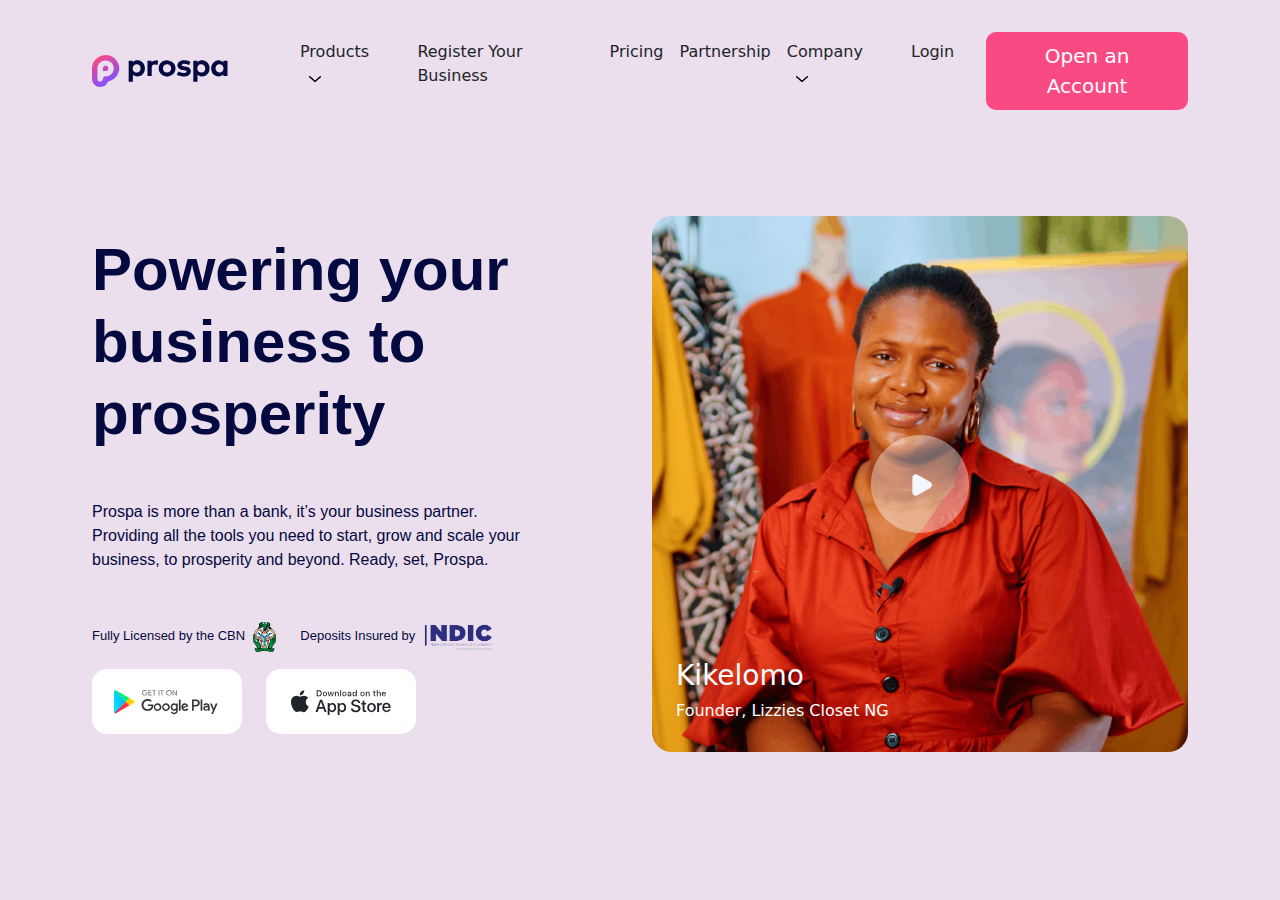
<file: Day6-Prospa/index.html>
<!DOCTYPE html>
<html lang="en">

<head>
    <meta charset="UTF-8">
    <meta http-equiv="X-UA-Compatible" content="IE=edge">
    <meta name="viewport" content="width=device-width, initial-scale=1.0">
    <link rel="shortcut icon" href="./assets/images/icon.jpg" type="image/x-icon">
    <link rel="stylesheet" href="./assets/styles/bootstrap.min.css">
    <link rel="stylesheet" href="./assets/styles/style.css">
    <title>Prospa- Banking solutions for all businesses</title>
</head>

<body>
    <nav class="navbar top-nav navbar-expand-lg mt-4">
        <div class="container">
            <a class="navbar-brand " href="#">
                <svg class="me-5" width="136" height="32" viewBox="0 0 136 32" fill="none"
                    xmlns="http://www.w3.org/2000/svg">
                    <path
                        d="M105.519 19.4808V26.2735C105.519 26.631 105.415 26.7331 105.051 26.7331H101.307V5.74228H104.999C105.311 5.74228 105.415 5.84443 105.415 6.15086V7.27446C105.519 7.22339 105.519 7.22339 105.571 7.22339C107.287 5.38478 109.42 5.02727 111.76 5.58907C113.297 5.95755 114.678 6.79243 115.705 7.97513C116.732 9.15782 117.353 10.6282 117.48 12.1774C117.793 14.9864 117.168 17.5401 114.984 19.5319C114.033 20.4576 112.825 21.087 111.512 21.3414C110.198 21.5958 108.837 21.4638 107.599 20.9619C106.99 20.6649 106.415 20.3054 105.883 19.8894C105.777 19.7409 105.655 19.6039 105.519 19.4808ZM109.472 17.5401C110.213 17.5422 110.938 17.3237 111.551 16.9135C112.163 16.5033 112.635 15.9205 112.904 15.2418C113.37 14.2097 113.426 13.0435 113.06 11.9731C112.913 11.4868 112.67 11.0336 112.345 10.6395C112.02 10.2454 111.619 9.91801 111.165 9.67612C110.711 9.43424 110.213 9.28256 109.699 9.22977C109.186 9.17697 108.667 9.2241 108.171 9.36844C107.676 9.51436 107.216 9.75762 106.819 10.0835C106.282 10.5298 105.865 11.098 105.602 11.7388C105.339 12.3795 105.239 13.0735 105.311 13.7607C105.333 14.7876 105.765 15.7648 106.514 16.4815C107.264 17.1982 108.27 17.5967 109.316 17.5911C109.42 17.5401 109.42 17.5401 109.472 17.5401Z"
                        fill="#04093F"></path>
                    <path
                        d="M40.8752 19.6345V26.7336C40.7712 26.7336 40.7192 26.7847 40.6152 26.7847H36.9748C36.6107 26.7847 36.6627 26.5804 36.6627 26.3761V6.2024C36.6627 5.84489 36.7667 5.69167 37.1308 5.74275H40.7712V7.27493C40.8232 7.22385 40.9272 7.17278 40.9792 7.12171C42.6954 5.33417 44.8277 4.97666 47.1159 5.53846C48.608 5.9135 49.949 6.72472 50.9612 7.86474C51.9735 9.00475 52.6093 10.4198 52.7846 11.9225C53.1486 14.1876 52.6285 16.504 51.3284 18.4088C50.4076 19.6874 49.0821 20.6312 47.5583 21.093C46.0345 21.5549 44.3979 21.509 42.9034 20.9624C42.318 20.653 41.7612 20.2942 41.2393 19.8899C41.1352 19.8388 41.0832 19.6345 41.0312 19.5324L40.8752 19.6345ZM40.6672 13.6079C40.7288 14.0381 40.8156 14.4644 40.9272 14.8847C41.0732 15.3692 41.3169 15.8198 41.644 16.2098C41.971 16.5997 42.3747 16.9211 42.8308 17.1546C43.287 17.3881 43.7864 17.5291 44.2992 17.569C44.812 17.609 45.3278 17.5472 45.8158 17.3873C46.3972 17.2203 46.9313 16.9231 47.376 16.5191C48.7281 15.1401 48.9361 13.5058 48.3121 11.7693C48.125 11.2379 47.8192 10.7543 47.4171 10.354C47.015 9.95364 46.5268 9.64675 45.9882 9.45576C45.4497 9.26478 44.8745 9.19455 44.3047 9.25022C43.7349 9.30589 43.1851 9.48604 42.6954 9.77748C41.2913 10.5436 40.7192 11.8204 40.6672 13.6079Z"
                        fill="#04093F"></path>
                    <path
                        d="M131.315 7.27476V6.15116C131.315 5.8958 131.419 5.79366 131.679 5.79366H135.111C135.372 5.79366 135.476 5.8958 135.476 6.15116V20.7069C135.476 20.9622 135.372 21.0644 135.111 21.0644H131.731C131.419 21.0644 131.315 20.9622 131.367 20.7069V19.5322C130.917 19.9339 130.43 20.293 129.911 20.6047C128.968 21.1434 127.901 21.4398 126.811 21.4666C125.72 21.4933 124.64 21.2496 123.67 20.7579C121.018 19.5833 119.718 17.4382 119.302 14.6803C118.986 12.7459 119.353 10.7637 120.342 9.0623C122.11 5.94687 126.01 4.51684 129.235 5.8958C129.858 6.20991 130.435 6.60502 130.951 7.07047C131.04 7.17786 131.11 7.29858 131.159 7.42798L131.315 7.27476ZM123.514 13.5567C123.571 13.9877 123.658 14.4143 123.774 14.8335C124.08 15.8071 124.766 16.6222 125.682 17.1006C126.598 17.5791 127.67 17.6821 128.663 17.3871C129.234 17.2311 129.753 16.9319 130.171 16.5189C130.68 16.0279 131.06 15.4226 131.277 14.7552C131.495 14.0878 131.543 13.3785 131.419 12.6885C131.315 11.6756 130.809 10.7437 130.011 10.0939C129.214 9.44406 128.187 9.12856 127.155 9.21552C126.743 9.26312 126.341 9.36624 125.958 9.52196C124.242 10.237 123.618 11.6159 123.514 13.5567Z"
                        fill="#04093F"></path>
                    <path
                        d="M66.6706 13.3528C66.7226 8.44985 70.8831 4.87476 75.9797 5.38549C78.736 5.69193 80.9203 6.8666 82.3764 9.26701C85.0807 13.8125 82.8445 20.1965 76.7598 21.2691C75.6164 21.5013 74.437 21.5034 73.2928 21.2751C72.1487 21.0469 71.0635 20.5931 70.103 19.9412C69.0077 19.2202 68.1176 18.2369 67.517 17.084C66.9164 15.9312 66.6251 14.647 66.6706 13.3528ZM79.1521 13.4039V13.3017C79.1606 13.1299 79.1431 12.9578 79.1001 12.791C79.0483 12.0547 78.78 11.3491 78.3276 10.7598C77.8752 10.1704 77.2583 9.72281 76.5518 9.4713C75.8314 9.1691 75.0354 9.08543 74.2662 9.23105C73.4969 9.37667 72.7897 9.74492 72.2353 10.2885C71.731 10.7706 71.3574 11.3689 71.1485 12.029C70.9396 12.689 70.902 13.3899 71.0391 14.0678C71.0942 14.6703 71.2982 15.2504 71.6336 15.7578C71.9689 16.2651 72.4254 16.6844 72.9634 16.979C75.8237 18.5622 79.0481 16.7236 79.1521 13.4039Z"
                        fill="#04093F"></path>
                    <path
                        d="M84.8242 19.6343C85.3963 18.5107 85.9683 17.4893 86.4884 16.5189C87.1793 16.8679 87.8914 17.1749 88.6207 17.4382C90.1563 17.9712 91.8121 18.0773 93.4052 17.7446C93.4572 17.7446 93.5612 17.6936 93.6132 17.6936C94.2893 17.4382 94.6013 17.0807 94.6013 16.5189C94.6013 15.9571 94.2893 15.6507 93.5612 15.4974C92.6251 15.2932 91.689 15.1399 90.7529 14.9867C89.6204 14.8569 88.5248 14.5098 87.5285 13.9653C86.689 13.4836 86.0412 12.7359 85.6915 11.8449C85.3418 10.954 85.3111 9.97269 85.6043 9.06229C85.8287 8.23588 86.2835 7.48734 86.9174 6.90087C87.5513 6.3144 88.3393 5.91326 89.1927 5.74257C92.2314 5.01009 95.4357 5.35371 98.2418 6.71295C98.3458 6.76403 98.4498 6.91724 98.3978 6.96832C97.9817 7.98977 97.5137 8.96015 97.0976 10.0327C96.5776 9.82838 96.1095 9.62409 95.5895 9.47087C94.3263 9.01162 92.9828 8.8033 91.637 8.858C91.2258 8.90561 90.8233 9.00873 90.4409 9.16444C90.2314 9.24081 90.0526 9.38138 89.9308 9.56535C89.809 9.74932 89.7508 9.9669 89.7648 10.1859C89.772 10.3891 89.8473 10.5843 89.9789 10.7413C90.1105 10.8982 90.2912 11.0082 90.4929 11.0541C91.2094 11.256 91.9392 11.4096 92.6771 11.5138C93.8364 11.6345 94.9736 11.9094 96.0575 12.3309C97.6697 13.046 98.7618 14.1185 98.8138 15.9571C98.8875 16.8634 98.6906 17.7712 98.2472 18.5694C97.8039 19.3676 97.1333 20.0216 96.3175 20.4515C94.6013 21.4219 92.6771 21.524 90.7529 21.4219C89.3296 21.3773 87.9237 21.1011 86.5924 20.6047C86.0204 20.2983 85.4483 19.9918 84.8242 19.6343Z"
                        fill="#04093F"></path>
                    <path
                        d="M59.5981 7.17291C60.1051 6.71999 60.6635 6.32585 61.2622 5.99824C61.9741 5.64701 62.7502 5.43897 63.545 5.38635C64.3398 5.33373 65.1374 5.43758 65.8908 5.6918C65.9512 5.71859 66.0028 5.76153 66.0395 5.81571C66.0763 5.8699 66.0969 5.93314 66.0988 5.99824C65.9428 7.27505 65.7348 8.5008 65.5267 9.77761C64.6946 9.67547 63.9145 9.47118 63.1345 9.4201C62.6017 9.3445 62.058 9.41407 61.5628 9.62122C61.0675 9.82837 60.6398 10.1651 60.3261 10.5948C59.9097 11.2348 59.6928 11.9804 59.7021 12.7398V20.5029C59.7021 21.0647 59.7021 21.0647 59.13 21.0647H55.8536C55.5416 21.0647 55.4896 20.9625 55.4896 20.7071V6.15146C55.4896 5.99824 55.4376 5.79395 55.7496 5.79395H59.5981V7.17291Z"
                        fill="#04093F"></path>
                    <path
                        d="M24.2868 5.18158C24.236 5.06837 24.1657 4.96468 24.0788 4.87515C23.5587 4.33037 22.9866 3.76857 22.3626 3.18975C18.5661 0.125392 14.2496 -0.742843 9.5691 0.636118C6.79449 1.51415 4.3742 3.23234 2.65518 5.5444C0.936165 7.85646 0.00668928 10.6436 0 13.5064V23.9763C0.000586868 24.3896 0.0529866 24.8013 0.156018 25.2021C0.23881 26.2053 0.578731 27.1716 1.14413 28.011C2.80832 30.7179 5.2526 32.0969 8.47697 31.9947C11.9094 31.8926 14.3536 30.105 15.7578 26.9896C15.8158 26.8349 15.9131 26.6973 16.0406 26.59C16.168 26.4828 16.3213 26.4093 16.4859 26.3767C19.9993 25.6385 23.0718 23.5635 25.0309 20.6058C26.99 17.6481 27.6761 14.0486 26.9391 10.5953C26.475 8.6198 25.569 6.77053 24.2868 5.18158ZM17.474 20.4012C16.2171 20.9801 14.8564 21.3099 13.4695 21.3716C12.7781 21.3939 12.1221 21.677 11.6378 22.1621C11.1535 22.6472 10.8782 23.297 10.8692 23.9763C10.8408 24.6511 10.5689 25.294 10.102 25.7899C9.6351 26.2859 9.00378 26.6025 8.32096 26.6832C7.62591 26.7373 6.93696 26.5216 6.40213 26.0823C5.8673 25.643 5.52926 25.0152 5.46063 24.3338V13.6596C5.40242 11.844 5.97053 10.0622 7.07281 8.60345C8.35809 6.91369 10.2728 5.79294 12.3977 5.48663C14.5226 5.18031 16.6846 5.71339 18.4101 6.96912C18.8618 7.30358 19.2798 7.67984 19.6583 8.09272L19.9183 8.34809C20.5923 9.20443 21.1033 10.1734 21.4265 11.2082C21.9351 12.9534 21.8204 14.817 21.1014 16.4893C20.3824 18.1617 19.1023 19.5421 17.474 20.4012Z"
                        fill="url(#paint0_linear_0_6814)"></path>
                    <path
                        d="M12.8978 10.7988C12.3354 10.947 11.8379 11.2718 11.4811 11.7236C11.1243 12.1755 10.9278 12.7296 10.9216 13.3013C10.8695 14.1185 10.9216 14.8846 10.9216 15.7017C10.9216 15.9571 11.0256 16.0593 11.2856 16.0593H12.5337C12.932 16.0848 13.3316 16.0848 13.7299 16.0593C14.4509 16.017 15.1265 15.6996 15.6124 15.1747C16.0983 14.6498 16.3559 13.9592 16.3302 13.2503C16.2855 12.7611 16.1253 12.2889 15.8621 11.8713C15.5487 11.4058 15.0922 11.0507 14.559 10.8578C14.0258 10.6649 13.4438 10.6442 12.8978 10.7988Z"
                        fill="url(#paint0_linear_0_6814)"></path>
                    <defs>
                        <linearGradient id="paint0_linear_0_6814" x1="4.79495" y1="2.99057" x2="18.6306" y2="27.3956"
                            gradientUnits="userSpaceOnUse">
                            <stop stop-color="#FA4A84"></stop>
                            <stop offset="1" stop-color="#7E51FF"></stop>
                        </linearGradient>
                        <linearGradient id="paint1_linear_0_6814" x1="203.19" y1="4946.34" x2="349.796" y2="5202.71"
                            gradientUnits="userSpaceOnUse">
                            <stop stop-color="#FA4A84"></stop>
                            <stop offset="1" stop-color="#7E51FF"></stop>
                        </linearGradient>
                    </defs>
                </svg>
            </a>
            <button class="navbar-toggler" type="button" data-bs-toggle="collapse" data-bs-target="#navbarNav"
                aria-controls="navbarNav" aria-expanded="false" aria-label="Toggle navigation">
                <span class="navbar-toggler-icon"></span>
            </button>
            <div class="collapse navbar-collapse " id="navbarNav">
                <ul class="navbar-nav w-100">
                    <li class="nav-item">
                        <a class="nav-link text-dark " href="#">Products <img src="./assets/images/dropdown-removebg-preview.png" alt=""
                                class="dropdown"></a>
                    </li>
                    <li class="nav-item">
                        <a class="nav-link text-dark" href="#">Register Your Business</a>
                    </li>
                    <li class="nav-item">
                        <a class="nav-link text-dark" href="#">Pricing</a>
                    </li>
                    <li class="nav-item">
                        <a class="nav-link text-dark ">Partnership</a>
                    </li>
                    <li class="nav-item">
                        <a class="nav-link text-dark ">Company <img src="./assets/images/dropdown-removebg-preview.png" alt=""
                                class="dropdown"></a>
                    </li>
                    <li class="nav-item ms-auto me-4 ">
                        <a class="nav-link text-dark ">Login</a>
                    </li>

                    <button class="btn btn-lg text-white">Open an Account</button>

                </ul>
            </div>
        </div>
    </nav>

    <section class="container py-5 hero">
        <div class="row justify-content-between align-items-center">
            <div class="col-lg-6">
                <h1 class="head-one"> Powering your business to prosperity </h1>
                <p>Prospa is more than a bank, it’s your business partner. <br> Providing all the tools you need to
                    start, grow and scale your <br> business, to prosperity and beyond. Ready, set, Prospa.</p>

                <div class="d-flex gap-4 foot">
                    <p class="text-center"> Fully Licensed by the CBN <img src="./assets/images/CBN.png" alt=""
                            class="img-fluid img ms-1">
                    </p>

                    <p class="text-center"> Deposits Insured by <img src="./assets/images/NDIC.png" alt=""
                            class="img-fluid img ms-1"></p>
                </div>

                <div class="d-flex gap-4">
                    <svg width="150" height="66" viewBox="0 0 150 66" fill="none" xmlns="http://www.w3.org/2000/svg">
                        <rect y="0.952148" width="150" height="65" rx="15" fill="#FFFFFF"></rect>
                        <path
                            d="M82.1639 46.2589C80.7341 46.2589 79.3937 45.3653 78.8575 44.0248L80.2873 43.3993C80.5554 44.2036 81.3596 44.7397 82.1639 44.7397C83.415 44.7397 84.2192 43.9355 84.2192 42.5057V41.9695H84.1299C83.5937 42.5057 82.8788 42.8631 82.1639 42.8631C80.1086 42.7738 78.4107 40.9865 78.5894 38.8419C78.6788 36.8759 80.2873 35.3567 82.1639 35.2674C82.9682 35.2674 83.683 35.6248 84.1299 36.161H84.2192V35.5355H85.7384V42.327C85.8277 43.3993 85.4703 44.561 84.666 45.3653C83.9511 45.9908 83.0575 46.2589 82.1639 46.2589ZM82.2533 36.7865C81.0022 36.8759 80.0192 38.0376 80.1979 39.2887C80.2873 40.361 81.1809 41.2546 82.2533 41.344C83.415 41.2546 84.3086 40.2716 84.3086 39.1099V39.0206C84.3979 37.9482 83.5043 36.8759 82.2533 36.7865C82.3426 36.7865 82.3426 36.7865 82.2533 36.7865ZM120.947 46.0801H119.249L120.947 42.327L117.998 35.5355H119.785L121.751 40.361H121.84L123.717 35.5355H125.594L120.947 46.0801ZM93.1554 42.9525C91.1001 42.9525 89.4022 41.2546 89.4022 39.1993V39.1099C89.3128 37.144 90.7426 35.4461 92.7086 35.3567C92.7979 35.3567 92.8873 35.3567 92.8873 35.3567C94.4065 35.4461 95.6575 36.3397 96.1043 37.7695L96.283 38.127L91.1894 40.2716C91.4575 40.9865 92.1724 41.4333 92.9767 41.4333H93.066C93.8703 41.4333 94.4958 41.0759 94.9426 40.361L96.283 41.2546C95.6575 42.2376 94.4958 42.9525 93.1554 42.9525C93.1554 42.9525 93.2447 42.9525 93.1554 42.9525ZM93.1554 36.7865H93.066C91.9043 36.8759 91.0107 37.7695 91.1001 38.9312L94.4958 37.5014C94.2277 37.0546 93.6916 36.7865 93.1554 36.7865ZM74.032 42.9525C71.9767 42.9525 70.1894 41.2546 70.1894 39.1993C70.1894 37.144 71.8873 35.3567 73.9426 35.3567H74.032C75.015 35.3567 75.9979 35.7142 76.7128 36.4291C78.232 37.9482 78.1426 40.361 76.7128 41.7908C75.9086 42.5057 75.015 42.8631 74.032 42.9525ZM73.8533 36.7865C72.6022 36.7865 71.5299 37.8589 71.5299 39.1099C71.5299 40.361 72.6022 41.4333 73.8533 41.4333C73.9426 41.4333 73.9426 41.4333 74.032 41.4333C75.283 41.4333 76.1767 40.361 76.1767 39.1993C76.1767 39.1993 76.1767 39.1993 76.1767 39.1099C76.0873 37.8589 75.1043 36.7865 73.8533 36.7865ZM65.632 42.9525C63.5767 42.9525 61.7894 41.2546 61.7894 39.1993C61.7894 37.144 63.4873 35.3567 65.5426 35.3567H65.632C66.615 35.3567 67.5979 35.7142 68.3128 36.4291C69.832 37.9482 69.7426 40.361 68.3128 41.7908C67.5979 42.5057 66.7043 42.8631 65.632 42.9525ZM65.4533 36.7865C64.2022 36.7865 63.1299 37.8589 63.1299 39.1099C63.1299 40.361 64.2022 41.4333 65.4533 41.4333C65.5426 41.4333 65.5426 41.4333 65.632 41.4333C66.883 41.4333 67.7767 40.361 67.7767 39.1993C67.7767 39.1993 67.7767 39.1993 67.7767 39.1099C67.7767 37.8589 66.7937 36.7865 65.4533 36.7865ZM55.9809 42.8631C55.8916 42.8631 55.8022 42.8631 55.7128 42.8631C55.6235 42.8631 55.5341 42.8631 55.4447 42.8631C52.1384 42.8631 49.5469 40.1823 49.5469 36.9653C49.5469 33.6589 52.2277 31.0674 55.4447 31.0674C55.5341 31.0674 55.6235 31.0674 55.7128 31.0674H55.8022C57.3213 31.0674 58.7511 31.6929 59.8235 32.7653L58.6618 33.8376C57.8575 33.1227 56.8745 32.6759 55.8022 32.6759H55.7128C53.3001 32.6759 51.4235 34.6419 51.4235 36.9653C51.4235 39.378 53.3001 41.2546 55.7128 41.2546C55.8022 41.2546 55.8022 41.2546 55.8916 41.2546C56.9639 41.2546 57.9469 40.8078 58.7511 40.0929C59.2873 39.5567 59.5554 38.8419 59.6447 38.0376H55.8022V36.4291H61.2533C61.3426 36.7865 61.3426 37.144 61.3426 37.4121C61.3426 38.8419 60.8958 40.1823 59.9128 41.1653C58.8405 42.2376 57.5001 42.8631 55.9809 42.8631ZM113.798 42.8631C112.458 42.8631 111.296 41.7908 111.206 40.361C111.206 38.7525 112.904 37.8589 114.423 37.8589C115.049 37.8589 115.585 38.0376 116.121 38.3057V38.2163C116.032 37.3227 115.228 36.6972 114.334 36.7865H114.245C113.709 36.7865 113.172 37.144 112.815 37.5908L111.296 36.9653C111.832 35.8929 112.904 35.2674 114.066 35.2674C114.155 35.2674 114.155 35.2674 114.245 35.2674C116.3 35.2674 117.64 36.5184 117.64 38.395V42.6844H116.032V41.7908H115.943C115.496 42.5057 114.781 42.8631 113.977 42.8631C113.887 42.8631 113.887 42.8631 113.798 42.8631C113.887 42.8631 113.709 42.8631 113.798 42.8631ZM114.692 39.2887C113.798 39.2887 112.815 39.5567 112.815 40.4504C112.815 41.1653 113.619 41.4333 114.155 41.4333H114.245C115.228 41.4333 116.121 40.6291 116.211 39.6461C115.764 39.378 115.228 39.2887 114.692 39.2887ZM110.313 42.6844H108.615V31.5142H110.313V42.6844ZM101.734 42.6844H100.036V31.5142H104.058C104.147 31.5142 104.236 31.5142 104.326 31.5142C106.202 31.5142 107.811 33.0333 107.811 34.9993C107.811 35.6248 107.632 36.2504 107.275 36.7865C106.649 37.8589 105.487 38.4844 104.326 38.4844C104.236 38.4844 104.147 38.4844 104.058 38.4844H101.734V42.6844ZM101.734 33.0333V36.8759H104.058C105.13 36.8759 105.934 35.9823 105.934 34.9993C105.934 33.927 105.04 33.1227 104.058 33.1227L101.734 33.0333ZM88.5979 42.6844H86.9001V31.5142H88.5979V42.6844Z"
                            fill="#333333"></path>
                        <path
                            d="M52.9416 27.5819C51.3331 27.5819 50.082 26.3309 50.082 24.7224C50.082 24.0075 50.3501 23.2926 50.8863 22.7564C51.4225 22.2202 52.048 21.9521 52.7629 21.9521H52.8522C53.2097 21.9521 53.5671 22.0415 53.9246 22.2202C54.282 22.3096 54.5501 22.5777 54.7288 22.8458L54.282 23.2926C53.9246 22.8458 53.4778 22.667 52.9416 22.667H52.8522C51.6905 22.667 50.7969 23.5607 50.7969 24.7224V24.8117C50.7969 25.9734 51.6905 26.9564 52.8522 26.9564C53.3884 26.9564 53.9246 26.7777 54.3714 26.3309C54.6395 26.0628 54.8182 25.616 54.8182 25.2585H52.8522V24.633H55.4437C55.4437 24.7224 55.4437 24.9011 55.4437 24.9904C55.4437 25.616 55.265 26.3309 54.7288 26.7777C54.282 27.3139 53.6565 27.5819 52.9416 27.5819ZM76.8905 27.5819C76.1756 27.5819 75.4608 27.3139 74.9246 26.7777C73.8522 25.7053 73.8522 23.9181 74.9246 22.8458C75.9969 21.7734 77.7842 21.7734 78.8565 22.8458C79.9288 23.9181 79.9288 25.7053 78.8565 26.7777C78.3203 27.3139 77.6054 27.5819 76.8905 27.5819ZM76.8905 22.667C76.3544 22.667 75.8182 22.8458 75.4608 23.2926C74.6565 24.1862 74.6565 25.5266 75.4608 26.3309C76.265 27.1351 77.6054 27.1351 78.4097 26.3309C79.2139 25.4373 79.2139 24.0968 78.4097 23.2926C77.9629 22.9351 77.4267 22.667 76.8905 22.667ZM81.3586 27.4926H80.6437V22.1309H81.448L84.0395 26.3309V22.1309H84.7544V27.4926H84.0395L81.2693 23.1139V27.4926H81.3586ZM70.3671 27.4926H69.6522V22.7564H68.1331V22.1309H71.7969V22.7564H70.2778L70.3671 27.4926ZM67.3288 27.4926H66.6139V22.1309H67.3288V27.4926ZM62.5033 27.4926H61.7884V22.7564H60.2693V22.1309H64.0225V22.7564H62.5033V27.4926ZM59.5544 27.4926H56.4267V22.1309H59.5544V22.7564H57.1416V24.4543H59.3756V25.0798H57.1416V26.7777H59.5544V27.4926Z"
                            fill="#333333" stroke="white" stroke-width="0.2" stroke-miterlimit="10"></path>
                        <path
                            d="M22.3807 22.5776C22.1126 22.9351 21.9339 23.3819 22.0232 23.8287V43.5776C22.0232 44.0244 22.1126 44.4713 22.4701 44.8287L22.5594 44.9181L33.6403 33.8372V33.5691L22.3807 22.5776Z"
                            fill="url(#paint0_linear_0_8176)"></path>
                        <path
                            d="M37.2146 37.5904L33.5508 33.9265V33.6585L37.2146 29.9053L37.304 29.9946L41.6827 32.4968C42.9338 33.2117 42.9338 34.3734 41.6827 35.0883L37.304 37.5904H37.2146Z"
                            fill="url(#paint1_linear_0_8176)"></path>
                        <path
                            d="M37.3043 37.5012L33.5511 33.748L22.3809 44.9183C22.917 45.3651 23.7213 45.3651 24.2575 44.9183L37.3043 37.5012Z"
                            fill="url(#paint2_linear_0_8176)"></path>
                        <path
                            d="M37.3043 29.9948L24.2575 22.5778C23.7213 22.131 22.917 22.131 22.3809 22.5778L33.5511 33.748L37.3043 29.9948Z"
                            fill="url(#paint3_linear_0_8176)"></path>
                        <path opacity="0.2"
                            d="M37.2149 37.4121L24.2575 44.8291C23.7213 45.1866 23.0064 45.1866 22.4702 44.8291L22.3809 44.9185L22.4702 45.0079C23.0064 45.3653 23.7213 45.3653 24.2575 45.0079L37.3043 37.5908L37.2149 37.4121Z"
                            fill="black"></path>
                        <path opacity="0.12"
                            d="M22.3809 44.9183C22.1128 44.5608 22.0234 44.114 22.0234 43.6672C22.0234 44.0246 22.2022 44.3821 22.4702 44.7395V44.9183H22.3809ZM37.3043 37.5012L41.683 34.9097C42.1298 34.6417 42.4873 34.2842 42.5766 33.748C42.4873 34.2842 42.2192 34.8204 41.683 34.9991L37.3043 37.5012Z"
                            fill="black"></path>
                        <path opacity="0.25"
                            d="M24.2575 22.6673L41.683 32.5865C42.1298 32.8546 42.4873 33.212 42.5766 33.7482C42.4873 33.212 42.2192 32.6758 41.683 32.4971L24.2575 22.578C23.0064 21.8631 22.0234 22.3992 22.0234 23.829V23.9184C22.0234 22.578 23.0064 21.9524 24.2575 22.6673Z"
                            fill="white"></path>
                        <defs>
                            <linearGradient id="paint0_linear_0_8176" x1="32.5637" y1="23.6599" x2="14.8259" y2="28.378"
                                gradientUnits="userSpaceOnUse">
                                <stop stop-color="#00A0FF"></stop>
                                <stop offset="0.01" stop-color="#00A1FF"></stop>
                                <stop offset="0.26" stop-color="#00BEFF"></stop>
                                <stop offset="0.51" stop-color="#00D2FF"></stop>
                                <stop offset="0.76" stop-color="#00DFFF"></stop>
                                <stop offset="1" stop-color="#00E3FF"></stop>
                            </linearGradient>
                            <linearGradient id="paint1_linear_0_8176" x1="43.3192" y1="33.748" x2="21.7049" y2="33.748"
                                gradientUnits="userSpaceOnUse">
                                <stop stop-color="#FFE000"></stop>
                                <stop offset="0.41" stop-color="#FFBD00"></stop>
                                <stop offset="0.78" stop-color="#FFA500"></stop>
                                <stop offset="1" stop-color="#FF9C00"></stop>
                            </linearGradient>
                            <linearGradient id="paint2_linear_0_8176" x1="35.2698" y1="35.7947" x2="21.037" y2="59.7441"
                                gradientUnits="userSpaceOnUse">
                                <stop stop-color="#FF3A44"></stop>
                                <stop offset="1" stop-color="#C31162"></stop>
                            </linearGradient>
                            <linearGradient id="paint3_linear_0_8176" x1="19.6009" y1="16.0231" x2="25.9614"
                                y2="26.7247" gradientUnits="userSpaceOnUse">
                                <stop stop-color="#32A071"></stop>
                                <stop offset="0.07" stop-color="#2DA771"></stop>
                                <stop offset="0.48" stop-color="#15CF74"></stop>
                                <stop offset="0.8" stop-color="#06E775"></stop>
                                <stop offset="1" stop-color="#00F076"></stop>
                            </linearGradient>
                        </defs>
                    </svg>
                    <svg width="150" height="66" viewBox="0 0 150 66" fill="none" xmlns="http://www.w3.org/2000/svg">
                        <rect y="0.952148" width="150" height="65" rx="15" fill="#FFFFFF"></rect>
                        <path
                            d="M73.5961 47.0521H71.6961V35.0521H73.4961V36.5521C74.0961 35.5521 75.0961 34.9521 76.2961 34.9521H76.3961C78.6961 34.9521 80.1961 36.7521 80.1961 39.5521C80.1961 42.3521 78.6961 44.1521 76.3961 44.1521C76.2961 44.1521 76.2961 44.1521 76.1961 44.1521C75.0961 44.1521 74.0961 43.5521 73.4961 42.5521L73.5961 47.0521ZM75.8961 36.4521C74.4961 36.4521 73.4961 37.6521 73.4961 39.4521C73.4961 41.2521 74.4961 42.4521 75.8961 42.4521C77.3961 42.4521 78.2961 41.2521 78.2961 39.4521C78.2961 37.6521 77.3961 36.4521 75.8961 36.4521ZM63.5961 47.0521H61.6961V35.0521H63.4961V36.5521C64.0961 35.5521 65.0961 34.9521 66.2961 34.9521H66.3961C68.6961 34.9521 70.1961 36.7521 70.1961 39.5521C70.1961 42.3521 68.6961 44.1521 66.3961 44.1521C66.2961 44.1521 66.2961 44.1521 66.1961 44.1521C65.0961 44.1521 64.0961 43.5521 63.4961 42.5521L63.5961 47.0521ZM65.9961 36.4521C64.5961 36.4521 63.5961 37.6521 63.5961 39.4521C63.5961 41.2521 64.5961 42.4521 65.9961 42.4521C67.4961 42.4521 68.3961 41.2521 68.3961 39.4521C68.3961 37.6521 67.3961 36.4521 65.9961 36.4521ZM89.5961 44.2521C86.7961 44.2521 84.9961 42.8521 84.8961 40.5521H86.7961C86.8961 41.7521 88.0961 42.5521 89.7961 42.5521C91.3961 42.5521 92.4961 41.7521 92.4961 40.6521C92.4961 39.6521 91.7961 39.1521 90.1961 38.7521L88.5961 38.3521C86.2961 37.7521 85.2961 36.7521 85.2961 35.0521C85.2961 32.9521 87.1961 31.4521 89.7961 31.4521C92.3961 31.4521 94.1961 32.9521 94.2961 35.0521H92.3961C92.2961 33.8521 91.2961 33.0521 89.7961 33.0521C88.2961 33.0521 87.2961 33.8521 87.2961 34.9521C87.2961 35.8521 87.9961 36.3521 89.5961 36.7521L90.9961 37.0521C93.4961 37.6521 94.5961 38.6521 94.5961 40.4521C94.3961 42.8521 92.5961 44.2521 89.5961 44.2521ZM120.596 44.1521C117.996 44.1521 116.296 42.3521 116.296 39.5521C116.296 36.7521 117.896 34.8521 120.496 34.8521C122.996 34.8521 124.596 36.5521 124.596 39.3521V39.9521H118.196V40.0521C118.096 41.3521 118.996 42.4521 120.296 42.6521C120.396 42.6521 120.396 42.6521 120.496 42.6521H120.596C120.696 42.6521 120.696 42.6521 120.796 42.6521C121.596 42.6521 122.396 42.1521 122.696 41.3521H124.496C124.196 43.0521 122.596 44.1521 120.596 44.1521ZM120.496 36.3521C119.896 36.3521 119.296 36.5521 118.896 37.0521C118.496 37.4521 118.196 38.0521 118.196 38.6521H122.696C122.796 37.4521 121.796 36.4521 120.596 36.3521C120.596 36.3521 120.596 36.3521 120.496 36.3521ZM105.496 44.1521C102.896 44.1521 101.196 42.3521 101.196 39.5521C101.096 38.3521 101.596 37.1521 102.396 36.1521C104.196 34.4521 106.896 34.4521 108.696 36.1521C109.496 37.0521 109.896 38.3521 109.896 39.5521C109.796 42.3521 108.096 44.1521 105.496 44.1521ZM105.496 36.4521C103.996 36.4521 103.096 37.5521 103.096 39.5521C103.096 41.5521 103.996 42.6521 105.496 42.6521C106.996 42.6521 107.896 41.4521 107.896 39.5521C107.896 37.6521 106.996 36.4521 105.496 36.4521ZM99.1961 44.0521C97.2961 44.0521 96.5961 43.3521 96.5961 41.6521V36.4521H95.2961V34.9521H96.5961V32.8521H98.4961V34.9521H100.196V36.4521H98.4961V41.4521C98.4961 42.2521 98.8961 42.5521 99.5961 42.5521C99.7961 42.5521 99.9961 42.5521 100.196 42.5521V44.0521C99.7961 44.0521 99.4961 44.0521 99.1961 44.0521ZM51.4961 44.0521H49.4961L53.9961 31.6521H56.0961L60.5961 44.0521H58.5961L57.4961 40.6521H52.7961L51.4961 44.0521ZM54.9961 33.6521L53.0961 39.0521H56.8961L54.9961 33.6521ZM113.096 44.0521H111.196V34.9521H113.096V36.5521C113.296 35.5521 114.196 34.9521 115.196 34.9521H115.296C115.496 34.9521 115.696 34.9521 115.896 35.0521V36.7521C115.696 36.6521 115.396 36.6521 115.096 36.6521H114.996C113.996 36.6521 113.096 37.4521 113.096 38.5521C113.096 38.6521 113.096 38.6521 113.096 38.7521V44.0521Z"
                            fill="#212529"></path>
                        <path
                            d="M118.095 28.3521C117.995 28.3521 117.995 28.3521 117.895 28.3521H117.795C116.695 28.3521 115.795 27.4521 115.795 26.3521C115.795 26.2521 115.795 26.1521 115.795 26.0521C115.595 24.9521 116.395 23.8521 117.595 23.7521C117.695 23.7521 117.795 23.7521 117.895 23.7521C119.195 23.7521 119.895 24.5521 119.895 26.0521V26.3521H116.695V26.4521C116.595 27.1521 117.095 27.6521 117.795 27.7521H117.895C118.295 27.8521 118.795 27.5521 118.995 27.2521H119.895C119.595 27.8521 118.895 28.3521 118.095 28.3521ZM117.895 24.4521C117.295 24.4521 116.695 24.9521 116.695 25.5521H118.995C118.995 24.9521 118.595 24.4521 117.995 24.3521C117.995 24.4521 117.995 24.4521 117.895 24.4521ZM96.4953 28.3521C95.2953 28.3521 94.3953 27.3521 94.3953 26.2521C94.3953 26.1521 94.3953 26.1521 94.3953 26.0521C94.2953 24.8521 95.0953 23.8521 96.2953 23.7521C97.4953 23.6521 98.4953 24.4521 98.5953 25.6521C98.5953 25.7521 98.5953 25.9521 98.5953 26.0521C98.6953 27.2521 97.8953 28.2521 96.6953 28.3521C96.5953 28.3521 96.4953 28.3521 96.4953 28.3521ZM96.4953 24.4521C95.6953 24.4521 95.2953 25.0521 95.2953 25.9521C95.2953 26.8521 95.6953 27.5521 96.4953 27.5521C97.2953 27.5521 97.6953 26.9521 97.6953 25.9521C97.6953 24.9521 97.1953 24.4521 96.4953 24.4521ZM78.3953 28.3521C77.1953 28.3521 76.2953 27.3521 76.2953 26.2521C76.2953 26.1521 76.2953 26.1521 76.2953 26.0521C76.1953 24.8521 76.9953 23.8521 78.1953 23.7521C79.3953 23.6521 80.3953 24.4521 80.4953 25.6521C80.4953 25.7521 80.4953 25.9521 80.4953 26.0521C80.5953 27.2521 79.7953 28.2521 78.5953 28.3521C78.5953 28.3521 78.4953 28.3521 78.3953 28.3521ZM78.3953 24.4521C77.5953 24.4521 77.1953 25.0521 77.1953 25.9521C77.1953 26.8521 77.5953 27.5521 78.3953 27.5521C79.1953 27.5521 79.5953 26.9521 79.5953 25.9521C79.5953 24.9521 79.1953 24.4521 78.3953 24.4521ZM58.8953 28.3521C57.6953 28.3521 56.7953 27.3521 56.7953 26.2521C56.7953 26.1521 56.7953 26.1521 56.7953 26.0521C56.6953 24.8521 57.4953 23.8521 58.6953 23.7521C59.8953 23.6521 60.8953 24.4521 60.9953 25.6521C60.9953 25.7521 60.9953 25.9521 60.9953 26.0521C61.0953 27.2521 60.2953 28.2521 59.0953 28.3521C58.9953 28.3521 58.9953 28.3521 58.8953 28.3521ZM58.8953 24.4521C58.0953 24.4521 57.6953 25.0521 57.6953 25.9521C57.6953 26.8521 58.0953 27.5521 58.8953 27.5521C59.6953 27.5521 60.0953 26.9521 60.0953 25.9521C60.0953 24.9521 59.6953 24.4521 58.8953 24.4521ZM82.8953 28.3521C82.1953 28.3521 81.4953 27.7521 81.4953 26.9521C81.4953 26.1521 82.0953 25.6521 83.1953 25.6521L84.3953 25.5521V25.1521C84.3953 24.6521 84.0953 24.4521 83.4953 24.4521C82.9953 24.4521 82.6953 24.6521 82.5953 24.9521H81.6953C81.7953 24.1521 82.4953 23.6521 83.4953 23.6521C84.5953 23.6521 85.2953 24.2521 85.2953 25.1521V28.2521H84.3953V27.6521H84.2953C83.9953 28.0521 83.4953 28.3521 82.9953 28.3521H82.8953C82.9953 28.3521 82.8953 28.3521 82.8953 28.3521ZM84.3953 26.2521L83.2953 26.3521C82.6953 26.3521 82.3953 26.5521 82.3953 26.9521C82.3953 27.3521 82.6953 27.5521 83.1953 27.5521H83.2953C83.8953 27.5521 84.2953 27.1521 84.3953 26.5521V26.2521ZM88.3953 28.3521C87.1953 28.3521 86.4953 27.4521 86.4953 26.0521C86.4953 24.6521 87.1953 23.7521 88.3953 23.7521H88.4953C89.0953 23.7521 89.5953 24.0521 89.7953 24.5521H89.8953V21.9521H90.7953V28.2521H89.8953V27.5521H89.7953C89.4953 28.0521 88.8953 28.3521 88.3953 28.3521ZM88.5953 24.4521C87.8953 24.4521 87.3953 25.0521 87.3953 25.9521C87.3953 26.9521 87.8953 27.4521 88.5953 27.4521C89.2953 27.4521 89.7953 26.8521 89.7953 25.9521C89.7953 25.0521 89.2953 24.4521 88.5953 24.4521ZM109.095 28.2521C108.095 28.2521 107.695 27.8521 107.695 27.0521V24.5521H106.995V23.8521H107.695V22.6521H108.595V23.7521H109.595V24.5521H108.595V26.8521C108.595 27.3521 108.795 27.5521 109.195 27.5521C109.295 27.5521 109.395 27.5521 109.495 27.5521V28.2521C109.395 28.2521 109.295 28.2521 109.095 28.2521ZM111.695 28.2521H110.795V21.9521H111.695V24.4521H111.795C111.995 23.9521 112.495 23.6521 113.095 23.6521H113.195H113.295C114.095 23.6521 114.795 24.3521 114.795 25.1521C114.795 25.2521 114.795 25.2521 114.795 25.3521V28.2521H113.895V25.5521C113.895 24.8521 113.595 24.4521 112.895 24.4521H112.795C112.195 24.4521 111.695 24.9521 111.695 25.4521V25.5521V28.2521ZM100.695 28.2521H99.7953V23.7521H100.695V24.4521H100.795C100.995 23.9521 101.495 23.6521 101.995 23.6521H102.095H102.195C102.995 23.6521 103.695 24.3521 103.695 25.1521C103.695 25.2521 103.695 25.2521 103.695 25.3521V28.2521H102.795V25.5521C102.795 24.8521 102.495 24.4521 101.795 24.4521C101.195 24.4521 100.795 24.9521 100.795 25.4521V25.5521L100.695 28.2521ZM69.7953 28.2521H68.8953V23.7521H69.7953V24.4521H69.8953C70.0953 23.9521 70.5953 23.6521 71.0953 23.6521H71.1953H71.2953C72.0953 23.6521 72.7953 24.3521 72.7953 25.1521C72.7953 25.2521 72.7953 25.2521 72.7953 25.3521V28.2521H71.8953V25.5521C71.8953 24.8521 71.5953 24.4521 70.8953 24.4521C70.2953 24.4521 69.8953 24.9521 69.8953 25.4521V25.5521L69.7953 28.2521ZM63.7953 28.2521H62.8953L61.6953 23.7521H62.5953L63.3953 27.1521H63.4953L64.3953 23.7521H65.2953L66.1953 27.1521H66.2953L67.0953 23.7521H67.9953L66.7953 28.2521H65.8953L64.9953 24.9521H64.8953L63.7953 28.2521ZM75.0953 28.2521H74.1953V21.9521H75.0953V28.2521ZM52.8953 28.2521H50.6953V22.2521H52.8953C52.9953 22.2521 52.9953 22.2521 53.0953 22.2521C54.5953 22.2521 55.6953 23.4521 55.6953 24.8521C55.6953 24.9521 55.6953 25.0521 55.6953 25.1521C55.6953 27.1521 54.6953 28.2521 52.8953 28.2521ZM51.6953 23.1521V27.4521H52.7953H52.8953C53.8953 27.4521 54.7953 26.6521 54.7953 25.5521C54.7953 25.4521 54.7953 25.3521 54.7953 25.2521C54.8953 24.2521 54.1953 23.2521 53.1953 23.1521C53.0953 23.1521 52.9953 23.1521 52.8953 23.1521H52.7953H51.6953Z"
                            fill="#212529"></path>
                        <path
                            d="M30.6964 44.0523C29.2964 44.0523 28.1964 42.4523 27.2964 41.2523C26.1964 39.6523 25.4964 37.8523 25.1964 36.0523C24.7964 34.1523 24.9964 32.0523 25.8964 30.3523C26.7964 28.7523 28.4964 27.6523 30.3964 27.6523H30.4964C31.2964 27.6523 31.9964 27.8523 32.6964 28.2523C33.0964 28.4523 33.5964 28.5523 34.0964 28.6523C34.5964 28.5523 34.9964 28.4523 35.3964 28.2523C36.1964 27.8523 36.9964 27.6523 37.8964 27.6523C37.9964 27.6523 38.0964 27.6523 38.1964 27.6523C39.7964 27.7523 41.2964 28.5523 42.1964 29.8523C40.7964 30.7523 39.8964 32.3523 39.7964 34.0523C39.7964 35.9523 40.9964 37.7523 42.6964 38.4523C42.3964 39.5523 41.7964 40.5523 41.1964 41.5523C40.1964 42.9523 39.2964 44.1523 37.8964 44.2523H37.7964C37.1964 44.2523 36.6964 44.0523 36.1964 43.8523C35.5964 43.5523 34.9964 43.4523 34.2964 43.3523C33.5964 43.3523 32.8964 43.5523 32.2964 43.8523C31.8964 43.8523 31.2964 44.0523 30.6964 44.0523ZM33.8964 27.2523C33.7964 26.0523 34.1964 24.8523 34.9964 23.8523C35.7964 22.9523 36.9964 22.3523 38.1964 22.1523C38.2964 23.4523 37.8964 24.6523 37.0964 25.6523C36.3964 26.7523 35.1964 27.2523 33.8964 27.2523Z"
                            fill="#212529"></path>
                    </svg>
                </div>
            </div>
            <div class="col-lg-6">
                <div class="position-relative">
                    <img src="./assets/images/ba333145-bccc-4546-a58e-1f2fe5c49bc3_lizzie.png" alt=""
                        class="img-fluid images d-block mx-auto">

                    <div class="position-absolute top-50 start-50 translate-middle">
                        <svg class=" icon" width="89" height="88" viewBox="0 0 89 88" fill="none"
                            xmlns="http://www.w3.org/2000/svg">
                            <rect opacity="0.4" x="0.867188" y="0.363281" width="87.2727" height="87.2727" rx="43.6364"
                                fill="white"></rect>
                            <path
                                d="M53.6328 42.2746C55.6328 43.4293 55.6328 46.3161 53.6328 47.4708L42.1783 54.0841C40.1783 55.2388 37.6783 53.7954 37.6783 51.486L37.6783 38.2594C37.6783 35.95 40.1783 34.5066 42.1783 35.6613L53.6328 42.2746Z"
                                fill="#F5F6FA"></path>
                        </svg>
                    </div>

                    <div class="position-absolute bottom-0 start-0 ms-4 mb-4">
                        <h3 class="text-white fw-3">Kikelomo</h3>
                        <h6 class="text-white">Founder, Lizzies Closet NG</h6>
                    </div>
                </div>
            </div>
        </div>
    </section>
</body>

</html>
</file>
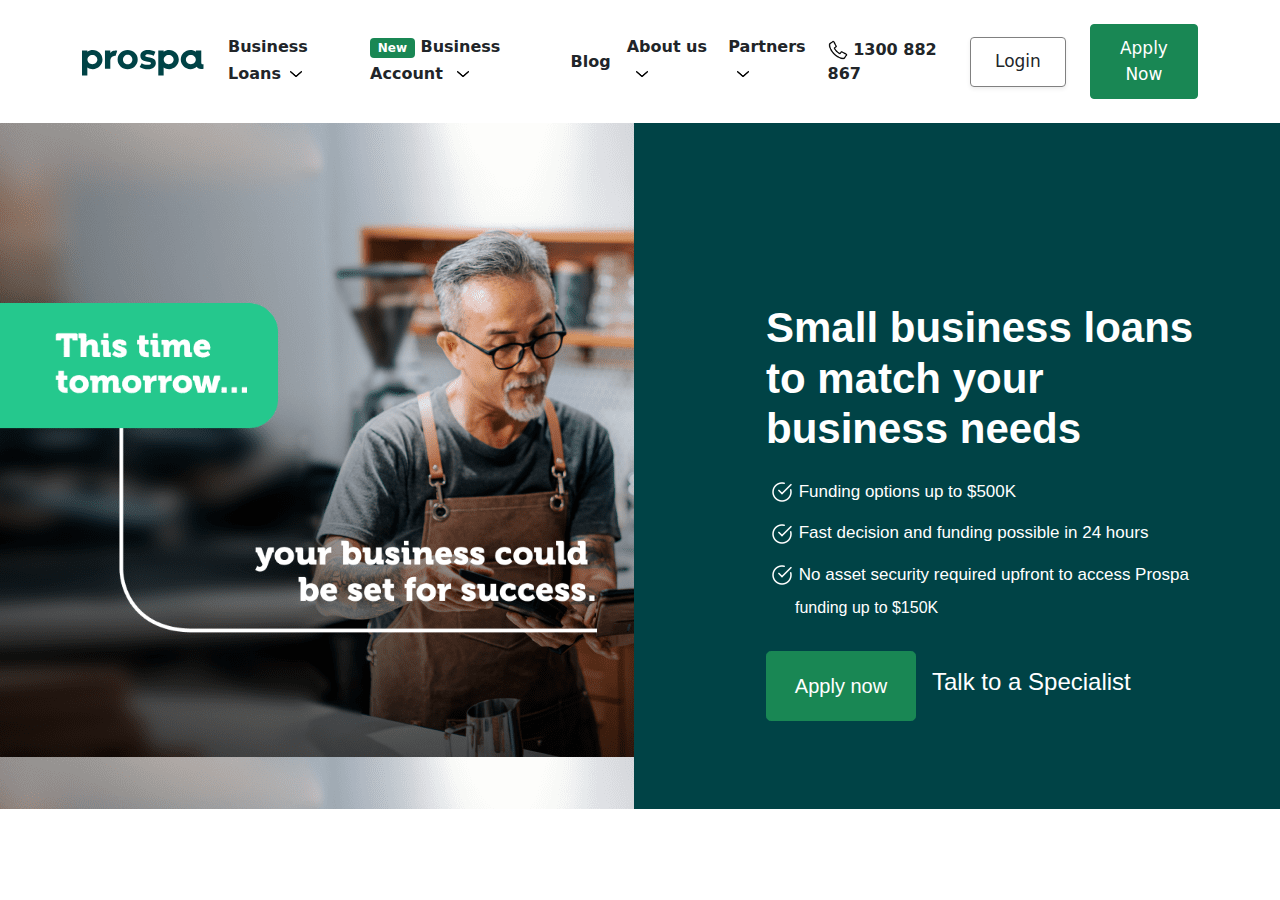
<file: Day8-Prospa.com/index.html>
<!DOCTYPE html>
<html lang="en">

<head>
    <meta charset="UTF-8">
    <meta http-equiv="X-UA-Compatible" content="IE=edge">
    <meta name="viewport" content="width=device-width, initial-scale=1.0">
    <link rel="shortcut icon" href="./assets/images/favicon2.png" type="image/x-icon">
    <link rel="stylesheet" href="./assets/styles/bootstrap.min.css">
    <link rel="stylesheet" href="./assets/styles/style.css">
    <title>Business Loan Specialist | Business
        Loans Made Easy | Prospa</title>
</head>

<body>
    <nav class="navbar top-nav navbar-expand-lg py-4">
        <div class="container">
            <a class="navbar-brand " href="#">
                <img src="./assets/images/logo-19p1-dark.svg" alt="">
            </a>
            <button class="navbar-toggler" type="button" data-bs-toggle="collapse" data-bs-target="#navbarNav"
                aria-controls="navbarNav" aria-expanded="false" aria-label="Toggle navigation">
                <span class="navbar-toggler-icon"></span>
            </button>
            <div class="collapse navbar-collapse " id="navbarNav">
                <ul class="navbar-nav w-100 align-items-center">
                    <li class="nav-item">
                        <a class="nav-link text-dark " href="#">
                            Business Loans<img src="./assets/images/dropdown-removebg-preview.png" alt=""
                                class="dropdown"></a>
                    </li>
                    <li class="nav-item">
                        <a class="nav-link text-dark" href="#"> <small class="badge bg-success text-white ">New</small>
                            Business Account <img src="./assets/images/dropdown-removebg-preview.png" alt=""
                                class="dropdown"></a>
                    </li>
                    <li class="nav-item">
                        <a class="nav-link text-dark" href="#">Blog</a>
                    </li>
                    <li class="nav-item">
                        <a class="nav-link text-dark ">About us <img src="./assets/images/dropdown-removebg-preview.png"
                                alt="" class="dropdown"><a>
                    </li>
                    <li class="nav-item">
                        <a class="nav-link text-dark ">Partners <img src="./assets/images/dropdown-removebg-preview.png"
                                alt="" class="dropdown"></a>
                    </li>

                    <li class="nav-item ms-auto">
                        <a class="nav-link text-dark "> <img src="./assets/images/phone.png" alt=""
                                class="img-fluid phone"> 1300 882 867</a>
                    </li>
                    <li class="nav-item mx-4">
                        <a href="#" class="nav-link btn btn-outline-success text-dark navbar-btn shadow-sm">Login</a>
                    </li>
                    <li class="nav-item">
                        <a href="#" class="nav-link btn btn-success text-white navbar-btn">Apply Now</a>
                    </li>
                </ul>
            </div>
        </div>
    </nav>

    <section class="container-fluid ps-lg-0">
        <div class="row">
            <div class="col-lg-6 bg-img">
                <img src="./assets/images/220419-au-homepage-hero-desktop-overlay.png" alt="" class="img-fluid img">
            </div>

            <div class="col-lg-6 text-white sec-green justify-content-cente aign-items-center">
                <h1 class="hero mb-4">Small business loans <br> to match your <br> business needs</h1>

                <div class="ms-1">
                    <p class="hero-p"> <img src="./assets/images/check.png" alt=""> Funding options up to $500K</p>
                    <p class="hero-p"> <img src="./assets/images/check.png" alt=""> Fast decision and funding possible
                        in 24
                        hours</p>
                    <p class="hero-p"> <img src="./assets/images/check.png" alt=""> No asset security required upfront
                        to
                        access Prospa</p>
                    <p class="hero-ps"> funding up to $150K</p>
                </div>

                <div class="d-flex gap-3 align-items-center btd mt-5">
                    <button class="btn btn-success btn-lg text-white ">Apply now</button>
                    <h4 class="text-white">Talk to a Specialist</h4>
                </div>
            </div>
        </div>
    </section>
</body>

</html>
</file>
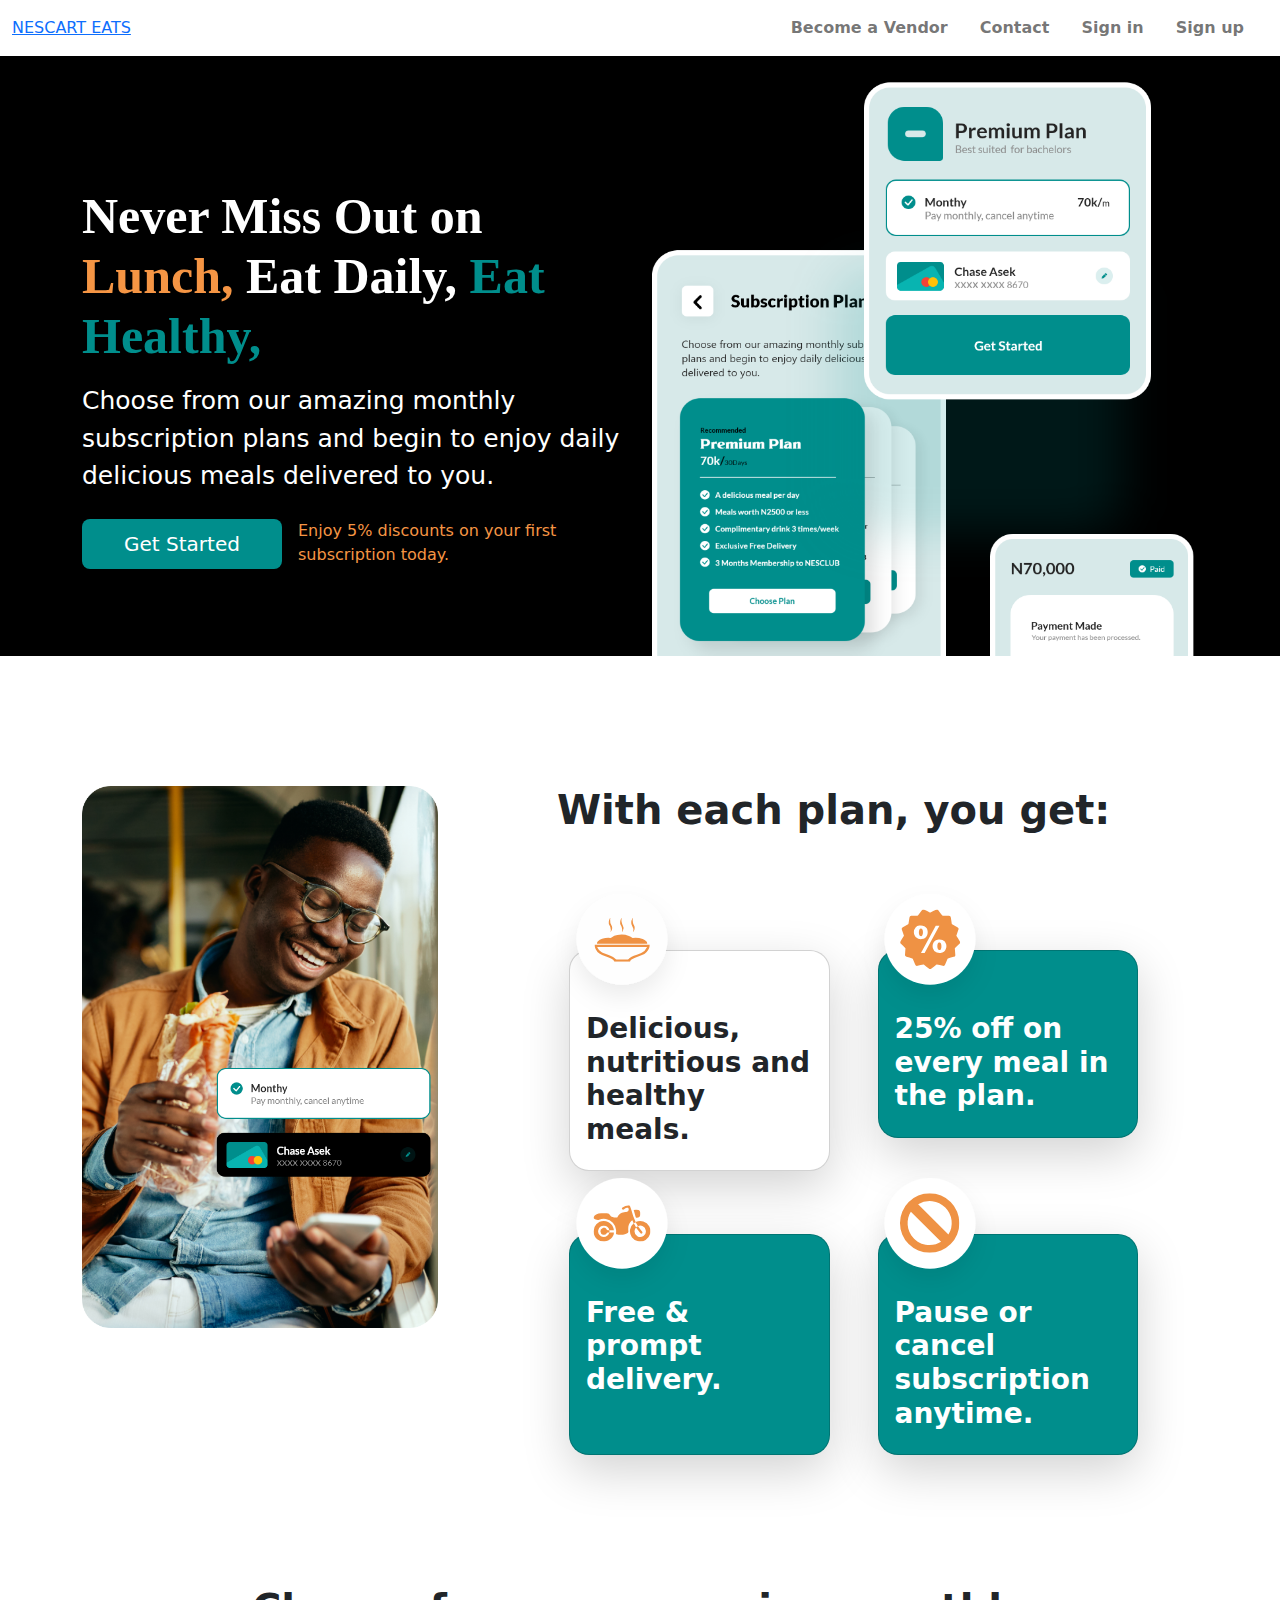
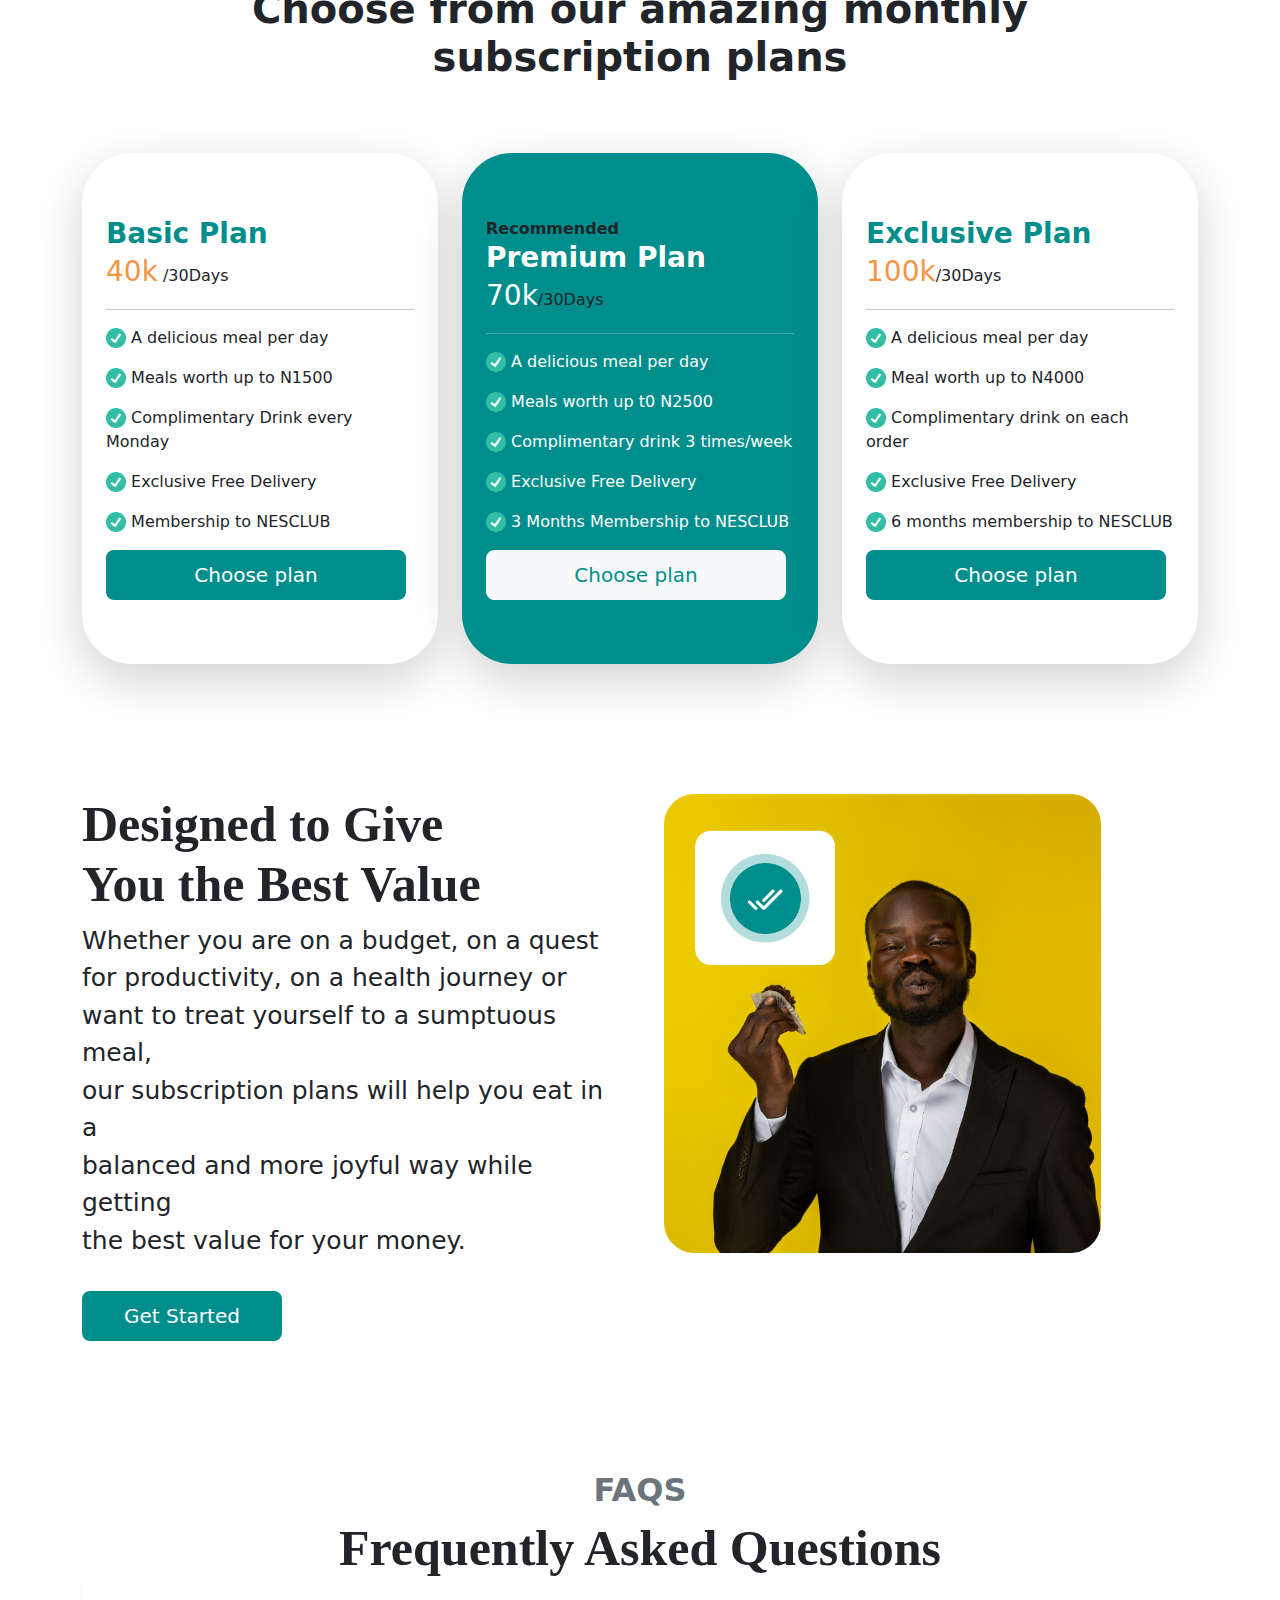
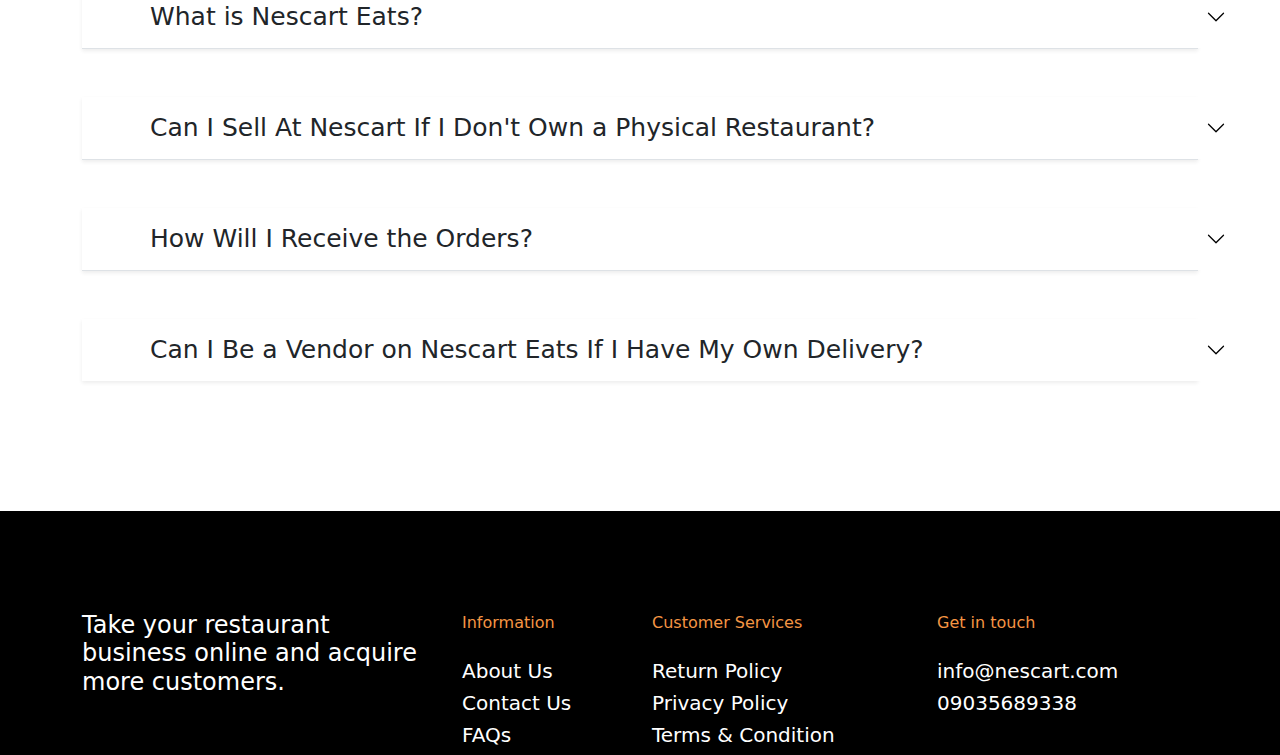
<file: Nescart/index.html>
<!DOCTYPE html>
<html lang="en">

<head>
  <meta charset="UTF-8">
  <meta http-equiv="X-UA-Compatible" content="IE=edge">
  <meta name="viewport" content="width=device-width, initial-scale=1.0">
  <link rel="stylesheet" href="./assets/styles/bootstrap.min.css">
  <link rel="stylesheet" href="./assets/styles/bootstrap.min.js">
  <link rel="stylesheet" href="./assets/styles/style.css">
  <title>Nescart</title>
</head>

<body>
  <nav class="navbar navbar-expand-lg bg-white">
    <div class="container-fluid">
      <button class="navbar-toggler" type="button" data-bs-toggle="collapse" data-bs-target="#navbarTogglerDemo03"
        aria-controls="navbarTogglerDemo03" aria-expanded="false" aria-label="Toggle navigation">
        <span class="navbar-toggler-icon"></span>
      </button>
      <a href="">NESCART EATS</a>
      <div class="collapse navbar-collapse" id="navbarTogglerDemo03">
        <ul class="navbar-nav ms-auto ">
          <li class="nav-item me-3">
            <a class="nav-link  fw-semibold" href="#">Become a Vendor</a>
          </li>
          <li class="nav-item me-3">
            <a class="nav-link fw-semibold" href="#">Contact</a>
          </li>
          <li class="nav-item me-3">
            <a class="nav-link  fw-semibold">Sign in</a>
          </li>
          <li class="nav-item me-3">
            <a class="nav-link  fw-semibold">Sign up</a>
          </li>
      </div>
    </div>
  </nav>

  <section class="container-fluid bg-black">
    <div class="container">
      <div class="row">
        <div class="col-lg-6 text-white header">
          <h1 class="hero-text mb-3">Never Miss Out on <span class="lunch"> Lunch,</span> Eat Daily, <span
              class="eat">Eat Healthy,</span> </h1>
          <p class="sub-text mb-4">Choose from our amazing monthly <br> subscription plans and begin to enjoy
            daily <br>
            delicious meals delivered to you.</p>

          <div class="d-flex gap-3">
            <button class="btn btn-lg text-white bg-green btn-hero">Get Started</button>
            <p class="lunch">Enjoy 5% discounts on your first <br> subscription today.</p>
          </div>
        </div>

        <div class="col-lg-6">
          <img src="./assets/images/Hero Image.png" alt="" class="img-fluid hero-img ">
        </div>
      </div>
    </div>
  </section>

  <section class="subscription-plan container-fluid bg-white header">
    <div class="container">
      <div class="row justify-content-between">
        <div class="col-lg-4">
          <img src="./assets/images/Plan Features.png" alt="" class="img-fluid">
        </div>

        <div class="col-lg-7">
          <h1 class="head-text fw-bold">With each plan, you get:</h1>
          <div class="row">
            <div class="row row-cols-1 row-cols-md-2 g-5">

              <div class="col subscription-plan-item">
                <div class="card position-relative shadow-lg card-b">
                  <img src="./assets/images/Delicious Meals.svg"
                    class="img-fluid position-absolute top-0 start-0 translate-middle" alt="...">
                  <div class="card-body">
                    <h3 class="card-title fw-semibold">Delicious, <br> nutritious and <br> healthy meals.</h3>
                  </div>
                </div>
              </div>
            

              <div class="col subscription-plan-item mb-5">
                <div class="card position-relative shadow-lg bg-green text-white card-b">
                  <img src="./assets/images/25% off.svg"
                    class="img-fluid position-absolute top-0 start-0 translate-middle" alt="">
                  <div class="card-body">
                    <h3 class="card-title fw-semibold">25% off on <br> every meal in the plan.</h3>
                  </div>
                </div>
              </div>

              <div class="col subscription-plan-item mt-5">
                <div class="card position-relative shadow-lg bg-green text-white card-b h-100">
                  <img src="./assets/images/Free  & Prompt Delivery..svg"
                    class="img-fluid position-absolute top-0 start-0 translate-middle" alt="">
                  <div class="card-body">
                    <h3 class="card-title fw-semibold">Free & prompt delivery.</h3>
                  </div>
                </div>
              </div>
              <div class="col subscription-plan-item mt-5">
                <div class="card position-relative shadow-lg bg-green text-white card-b">
                  <img src="./assets/images/Pause & Cancel .svg"
                    class="img-fluid position-absolute top-0 start-0 translate-middle" alt="">
                  <div class="card-body">
                    <h3 class="card-title fw-semibold"> Pause or cancel subscription anytime.</h3>
                  </div>
                </div>
              </div>
            </div>
          </div>
        </div>
      </div>
    </div>
  </section>

  <section class="container-fluid header">
    <div class="container">
      <h1 class="text-center fw-bold">Choose from our amazing monthly <br> subscription plans</h1>
      <div>

        <div class="row row-cols-1 row-cols-md-3 g-4 mt-5">
          <div class="col">
            <div class="card f-box shadow-lg">
              <div class="card-body px-4">
                <h3 class="card-title mt-5 text-green fw-bold mb-0">Basic Plan </h3> <span class="lunch fs-3 mb-0">40k</span>
                /30Days
                <hr>
                <p class="card-text"> <img src="./assets/images/check.png" alt="" class="img-fluid check"> A delicious
                  meal per day</p>
                <p class="card-text"> <img src="./assets/images/check.png" alt="" class="img-fluid check"> Meals worth
                  up to N1500</p>
                <p class="card-text"> <img src="./assets/images/check.png" alt="" class="img-fluid check"> Complimentary
                  Drink every Monday</p>
                <p class="card-text"> <img src="./assets/images/check.png" alt="" class="img-fluid check"> Exclusive
                  Free Delivery</p>
                <p class="card-text"> <img src="./assets/images/check.png" alt="" class="img-fluid check"> Membership to
                  NESCLUB</p>
                <button class="btn btn-lg text-white bg-green mb-5 btn-sub">Choose plan</button>
              </div>
            </div>
          </div>

          <div class="col">
            <div class="card f-boxx shadow-lg bg-green">
              <div class="card-body px-4">
                <p class="mt-5 fw-semibold mb-0"> Recommended </P>
                <h3 class="card-title text-white fw-bold mb-0">Premium Plan </h3>
                <span class="text-white fs-3 mb-0">70k</span>/30Days
                <hr class="text-white">
                <p class="card-text text-white"> <img src="./assets/images/check.png" alt="" class="img-fluid check"> A delicious
                  meal per day</p>
                <p class="card-text text-white"> <img src="./assets/images/check.png" alt="" class="img-fluid check"> Meals worth
                  up t0 N2500</p>
                <p class="card-text text-white"> <img src="./assets/images/check.png" alt="" class="img-fluid check"> Complimentary
                  drink 3 times/week</p>
                <p class="card-text text-white"> <img src="./assets/images/check.png" alt="" class="img-fluid check"> Exclusive
                  Free Delivery</p>
                <p class="card-text text-white"> <img src="./assets/images/check.png" alt="" class="img-fluid check"> 3 Months
                  Membership to NESCLUB</p>
                <button class="btn btn-lg btn-light text-green mb-5 btn-sub">Choose plan</button>

              </div>
            </div>
          </div>

          <div class="col">
            <div class="card f-box shadow-lg">
              <div class="card-body px-4">
                <h3 class="card-title mt-5 text-green fw-bold mb-0">Exclusive Plan </h3> 
                <span class="lunch fs-3 mb-0">100k</span>/30Days
                <hr>
                <p class="card-text"> <img src="./assets/images/check.png" alt="" class="img-fluid check"> A delicious
                  meal per day</p>
                <p class="card-text"> <img src="./assets/images/check.png" alt="" class="img-fluid check"> Meal worth up
                  to N4000</p>
                <p class="card-text"> <img src="./assets/images/check.png" alt="" class="img-fluid check"> Complimentary
                  drink on each order</p>
                <p class="card-text"> <img src="./assets/images/check.png" alt="" class="img-fluid check"> Exclusive
                  Free Delivery</p>
                <p class="card-text"> <img src="./assets/images/check.png" alt="" class="img-fluid check"> 6 months
                  membership to NESCLUB</p>
                <button class="btn btn-lg text-white bg-green mb-5 btn-sub">Choose plan</button>
              </div>
            </div>
          </div>
        </div>
      </div>
  </section>

  <section class="container-fluid header">
    <div class="container">
      <div class="row g-5">
        <div class="col-lg-6">
          <h1 class="hero-text">Designed to Give <br> You the Best Value </h1>
          <p class="sub-text ">Whether you are on a budget, on a quest <br>
            for productivity, on a health journey or <br>
            want to treat yourself to a sumptuous meal, <br>
            our subscription plans will help you eat in a <br>
            balanced and more joyful way while getting <br>
            the best value for your money. </p>
          <button class="btn btn-lg text-white bg-green mt-3 btn-hero">Get Started</button>
        </div>
        <div class="col-lg-5">
          <img src="./assets/images/Give Value.png" alt="" class="img-fluid">
        </div>
      </div>
    </div>
  </section>

  <section class="container-fluid header">
    <div class="container">
      <h2 class="text-center text-muted fw-bold "> FAQS</h2>
      <h1 class="hero-text text-center">Frequently Asked Questions</h1>
      <div class="accordion accordion-flush" id="accordionFlushExample">
        <div class="accordion-item mb-5 shadow-sm ">
          <h1 class="accordion-header" id="flush-headingOne">
            <button class="accordion-button collapsed faq ms-5" type="button" data-bs-toggle="collapse"
              data-bs-target="#flush-collapseOne" aria-expanded="false" aria-controls="flush-collapseOne">
              What is Nescart Eats?
            </button>
          </h1>
          <div id="flush-collapseOne" class="accordion-collapse collapse" aria-labelledby="flush-headingOne"
            data-bs-parent="#accordionFlushExample">
            <div class="accordion-body"><code></code> </div>
          </div>
        </div>
        <div class="accordion-item mb-5 shadow-sm">
          <h1 class="accordion-header" id="flush-headingTwo">
            <button class="accordion-button collapsed faq ms-5" type="button" data-bs-toggle="collapse"
              data-bs-target="#flush-collapseTwo" aria-expanded="false" aria-controls="flush-collapseTwo">
              Can I Sell At Nescart If I Don't Own a Physical Restaurant?
            </button>
          </h1>
          <div id="flush-collapseTwo" class="accordion-collapse collapse" aria-labelledby="flush-headingTwo"
            data-bs-parent="#accordionFlushExample">
            <div class="accordion-body"><code></code> </div>
          </div>
        </div>
        <div class="accordion-item mb-5 shadow-sm">
          <h1 class="accordion-header" id="flush-headingTwo">
            <button class="accordion-button collapsed faq ms-5" type="button" data-bs-toggle="collapse"
              data-bs-target="#flush-collapseTwo" aria-expanded="false" aria-controls="flush-collapseTwo">
              How Will I Receive the Orders?
            </button>
          </h1>
          <div id="flush-collapseTwo" class="accordion-collapse collapse" aria-labelledby="flush-headingTwo"
            data-bs-parent="#accordionFlushExample">
            <div class="accordion-body"><code></code> </div>
          </div>
        </div>
        <div class="accordion-item mb-5 shadow-sm">
          <h1 class="accordion-header" id="flush-headingThree">
            <button class="accordion-button collapsed faq ms-5" type="button" data-bs-toggle="collapse"
              data-bs-target="#flush-collapseThree" aria-expanded="false" aria-controls="flush-collapseThree">
              Can I Be a Vendor on Nescart Eats If I Have My Own Delivery?
            </button>
          </h1>
          <div id="flush-collapseThree" class="accordion-collapse collapse" aria-labelledby="flush-headingThree"
            data-bs-parent="#accordionFlushExample">
            <div class="accordion-body"><code></code></div>
          </div>
        </div>
      </div>
    </div>
  </section>

  <section class="container-fluid footer header bg-black  ">
    <div class="container">
      <div class="row">
        <div class="col-lg-4">
          <h4 class="text-white">Take your restaurant
            business online and acquire
            more customers.</h4>
        </div>

        <div class="col-lg-2">
          <p class="lunch mb-4">Information</p>
          <h5 class="text-white">About Us </h5>
          <h5 class="text-white">Contact Us </h5>
          <h5 class="text-white">FAQs</h5>
        </div>

        <div class="col-lg-3">
          <p class="lunch mb-4">Customer Services</p>
          <h5 class="text-white">Return Policy</h5>
          <h5 class="text-white">Privacy Policy</h5>
          <h5 class="text-white">Terms & Condition</h5>
        </div>

        <div class="col-lg-3">
          <p class="lunch mb-4"> Get in touch</p>
          <h5 class="text-white"> info@nescart.com</h5>
          <h5 class="text-white"> 09035689338</h5>

        </div>

      </div>
    </div>
  </section>
</body>

</html>
</file>
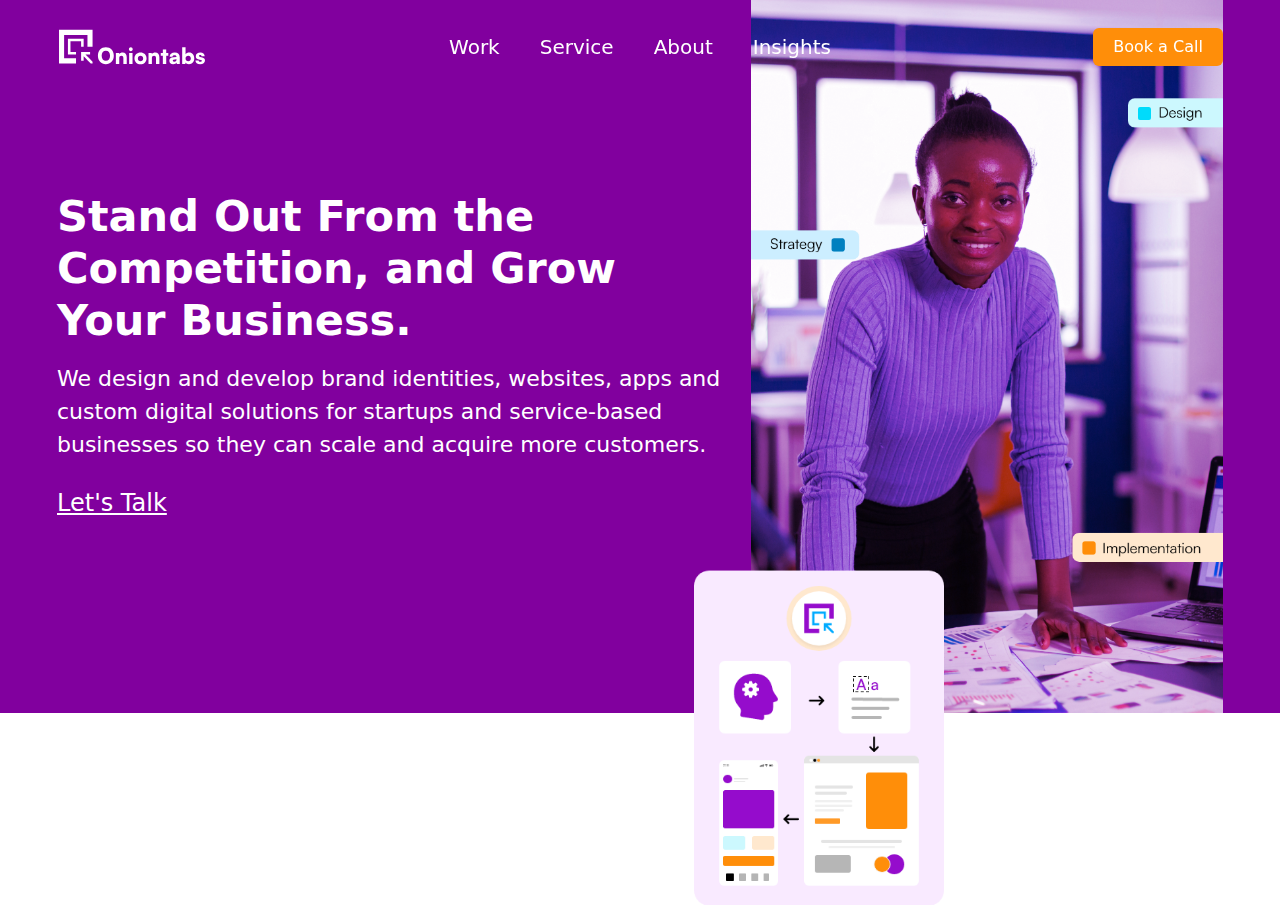
<file: oniontabs/index.html>
<!DOCTYPE html>
<html lang="en">

<head>
    <meta charset="UTF-8">
    <meta http-equiv="X-UA-Compatible" content="IE=edge">
    <meta name="viewport" content="width=device-width, initial-scale=1.0">
    <link rel="shortcut icon" href="./assets/images/index.png" type="image/x-icon">
    <link rel="stylesheet" href="./assets/styles/bootstrap/bootstrap.min.css">
    <link rel="stylesheet" href="./assets/styles/style.css">
    <title>Oniontabs | ROI-Driven Digital Agency</title>
</head>

<body>
    <section class="header">
        <div class="container-fluid fixed-top py-4 ">
            <div class="container">
                <header class="d-flex flex-wrap align-items-center justify-content-center justify-content-md-between">
                    <a href="/" class="d-flex align-items-center col-md-3 mb-2 mb-md-0">
                        <img src="assets/images/Oniontabs Logo WC.svg" alt="" class="img-fluid img-logo ">
                    </a>

                    <ul class="nav col-12 col-md-auto mb-2 justify-content-center mb-md-0 gap-2">
                        <li><a href="#" class="nav-link  text-white fs-5 ">Work</a></li>
                        <li><a href="#" class="nav-link  text-white fs-5 ">Service</a></li>
                        <li><a href="#" class="nav-link  text-white fs-5 ">About</a></li>
                        <li><a href="#" class="nav-link  text-white fs-5 ">Insights</a></li>
                    </ul>

                    <div class="col-md-3 text-end">
                        <button type="button" class="btn btn-orange text-white">Book a Call</button>
                    </div>
                </header>
            </div>
        </div>


        <section class="container-fluid">
            <div class="container">
                <div class="row">
                    <div class="col-lg-7 align-self-center">
                        <h1 class="text-white fw-semibold mb-3 hero">Stand Out From the <br> Competition, and Grow Your
                            Business.</h1>
                        <p class="text-white p mb-4">We design and develop brand identities, websites, apps and <br>
                            custom
                            digital solutions for startups and service-based <br> businesses so they can scale and
                            acquire more customers. </p>
                        <a href="" class="text-white fs-4 "> Let's Talk</a>
                    </div>

                    <div class="col-lg-5">
                        <div class="positive-relative">
                            <img src="./assets/images/Hero Image 1.png" alt="" class="img-fluid img-hero d-block ms-auto">
                            <img src="./assets/images/Hero Illustration.png"
                                class="img-fluid left-60 img-position position-absolute top-100 start-50 translate-middle"
                                alt="">
                        </div>
                    </div>

                </div>
            </div>
        </section>
    </section>




    <script src="./assets/styles/bootstrap/bootstrap.min.js"></script>
</body>

</html>
</file>
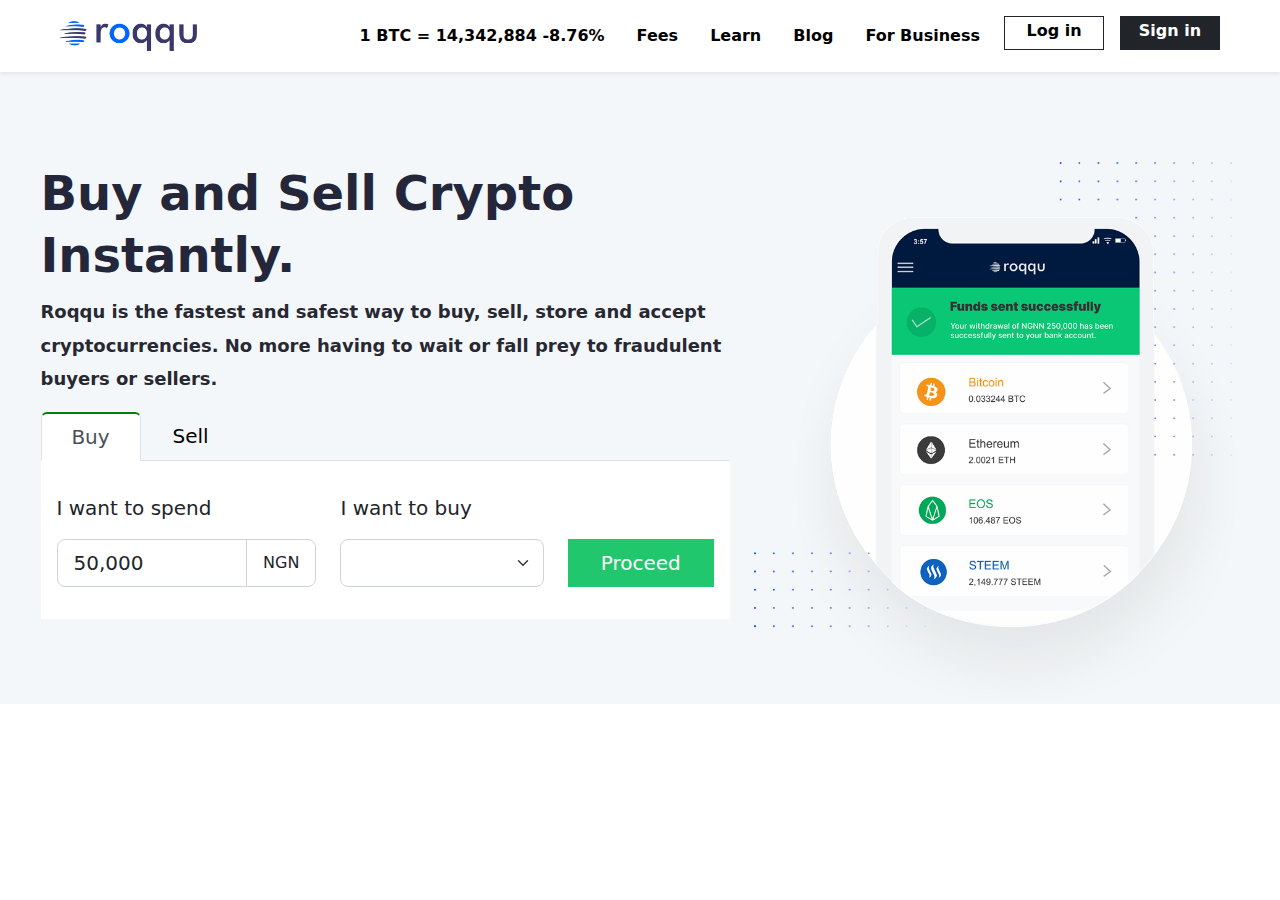
<file: Roqqu/index.html>
<!DOCTYPE html>
<html lang="en">

<head>
    <meta charset="UTF-8">
    <meta http-equiv="X-UA-Compatible" content="IE=edge">
    <meta name="viewport" content="width=device-width, initial-scale=1.0">
    <link rel="shortcut icon" href="./assets/images/images.png" type="image/x-icon">
    <link rel="stylesheet" href="./assets/styles/bootstrap/bootstrap.min.css">
    <link rel="stylesheet" href="./assets/styles/bootstrap/bootstrap.min.css.map">
    <link rel="stylesheet" href="./assets/styles/style.css">
    <title>Roqqu: Buy, Sell & Accept Bitcoin, Ethereum, EOS and STEEM</title>
</head>

<body>
    <nav class="navbar navbar-expand-lg bg-white shadow-sm py-3">
        <div class="container-fluid">
            <button class="navbar-toggler" type="button" data-bs-toggle="collapse" data-bs-target="#navbarTogglerDemo03"
                aria-controls="navbarTogglerDemo03" aria-expanded="false" aria-label="Toggle navigation">
                <span class="navbar-toggler-icon"></span>
            </button>
            <a href=""><img class="img-fluid ms-5" src="./assets/images/roqqu nav.png" alt="" style="height:30px ;"></a>
            <div class="collapse navbar-collapse" id="navbarTogglerDemo03">
                <ul class="navbar-nav ms-auto ">
                    <li class="nav-item me-3">
                        <a class="nav-link  fw-semibold" href="#">1 BTC = 14,342,884 -8.76%</a>
                    </li>
                    <li class="nav-item me-3">
                        <a class="nav-link fw-semibold" href="#">Fees</a>
                    </li>
                    <li class="nav-item me-3">
                        <a class="nav-link  fw-semibold">Learn</a>
                    </li>
                    <li class="nav-item me-3">
                        <a class="nav-link  fw-semibold">Blog</a>
                    </li>
                    <li class="nav-item me-3">
                        <a class="nav-link  fw-semibold">For Business</a>
                    </li>
                    <li class="nav-item me-3">
                        <a class="nav-link btn btn-outline-dark fw-semibold btn-pd">Log in</a>
                    </li>
                    <li class="nav-item me-5">
                        <a class="nav-link btn btn-dark text-white fw-semibold btn-pd">Sign in</a>
                    </li>
                </ul>
                </form>
            </div>
        </div>
    </nav>
    <section class="hero">
        <div class="container">
            <div class="row">
                <div class="col-sm-7">
                    <h1 class="head-text">Buy and Sell Crypto <br>
                        Instantly.</h1>
                    <p class="sub-head fw-semibold">Roqqu is the fastest and safest way to buy, sell, store and accept
                        cryptocurrencies.
                        No more having to wait or fall prey to fraudulent buyers or sellers.</p>

                    <div>
                        <ul class="nav nav-tabs" id="myTab" role="tablist">
                            <li class="nav-item " role="presentation">
                                <button class="nav-link active green fs-5" id="home-tab" data-bs-toggle="tab"
                                    data-bs-target="#home-tab-pane" type="button" role="tab"
                                    aria-controls="home-tab-pane" aria-selected="true" style="width:100px;">Buy</button>
                            </li>
                            <li class="nav-item" role="presentation">
                                <button class="nav-link purple fs-5" id="profile-tab" data-bs-toggle="tab"
                                    data-bs-target="#profile-tab-pane" type="button" role="tab"
                                    aria-controls="profile-tab-pane" aria-selected="false"
                                    style="width:100px;">Sell</button>
                            </li>
                        </ul>
                        <div class="tab-content bg-white py-3" id="myTabContent">
                            <div class="tab-pane fade show active p-3" id="home-tab-pane" role="tabpanel"
                                aria-labelledby="home-tab" tabindex="0">
                                <form action="">
                                    <div class="row align-items-end">
                                        <div class="col-lg-5">
                                            <label for="sell" class="d-block fs-5 mb-3">I want to spend</label>
                                            <div class="input-group fw-bold input-group-lg">
                                                <input type="text" name="spend" value="50,000"
                                                    placeholder="ENTER AMOUNT" class="form-control">
                                                <span class="input-group-text bg-white fs-6 " id="basic-addon3"
                                                    aria-placeholder="Enter Amount">NGN</span>
                                            </div>
                                        </div>
                                        <div class="col-sm-4">
                                            <div class="">
                                                <label for="sell" class="fs-5 mb-3">I want to buy</label>
                                                <select type="text" name="spend" id="spend"
                                                    class="form-select form-select-lg value=">
                                                </select>

                                            </div>
                                        </div>
                                        <div class="col-lg-3">
                                            <button type="submit"
                                                class="btn btn-lg w-100 btn-succes text-white">Proceed</button>
                                        </div>
                                    </div>
                                </form>
                            </div>

                            <div class="tab-pane fade p-3" id="profile-tab-pane" role="tabpanel"
                                aria-labelledby="profile-tab" tabindex="0">
                                <form action="">
                                    <div class="row align-items-end">
                                        <div class="col-lg-5">
                                            <div class="">
                                                <label for="sell" class="fs-5 mb-3">I have</label>
                                                <input type="text" name="spend" id="spend" value="1"
                                                    class="form-control" placeholder="ENTER AMOUNT"
                                                    class="form-control">
                                            </div>
                                        </div>
                                        <div class="col-lg-4">
                                            <div class="">
                                                <label for="sell" class="fs-5 mb-3">Token I have</label>
                                                <select type="text" name="spend" id="spend" class="form-select"
                                                    value="">
                                                    <option value="">XRP</option>
                                                </select>

                                            </div>
                                        </div>
                                        <div class="col-lg-3">
                                            <button type="submit"
                                                class="btn btn-lg w-100 btn-purple text-white">Proceed</button>
                                        </div>
                                    </div>
                                </form>

                            </div>
                        </div>
                    </div>

                </div>

                <div class="col-lg-5">
                    <img src="./assets/images/rq_cover.247dd2c9.png" alt="" class="img-fluid img">
                </div>
            </div>
        </div>
    </section>


    <script src="./assets/styles/bootstrap/bootstrap.min.js"></script>
</body>


</html>
</file>
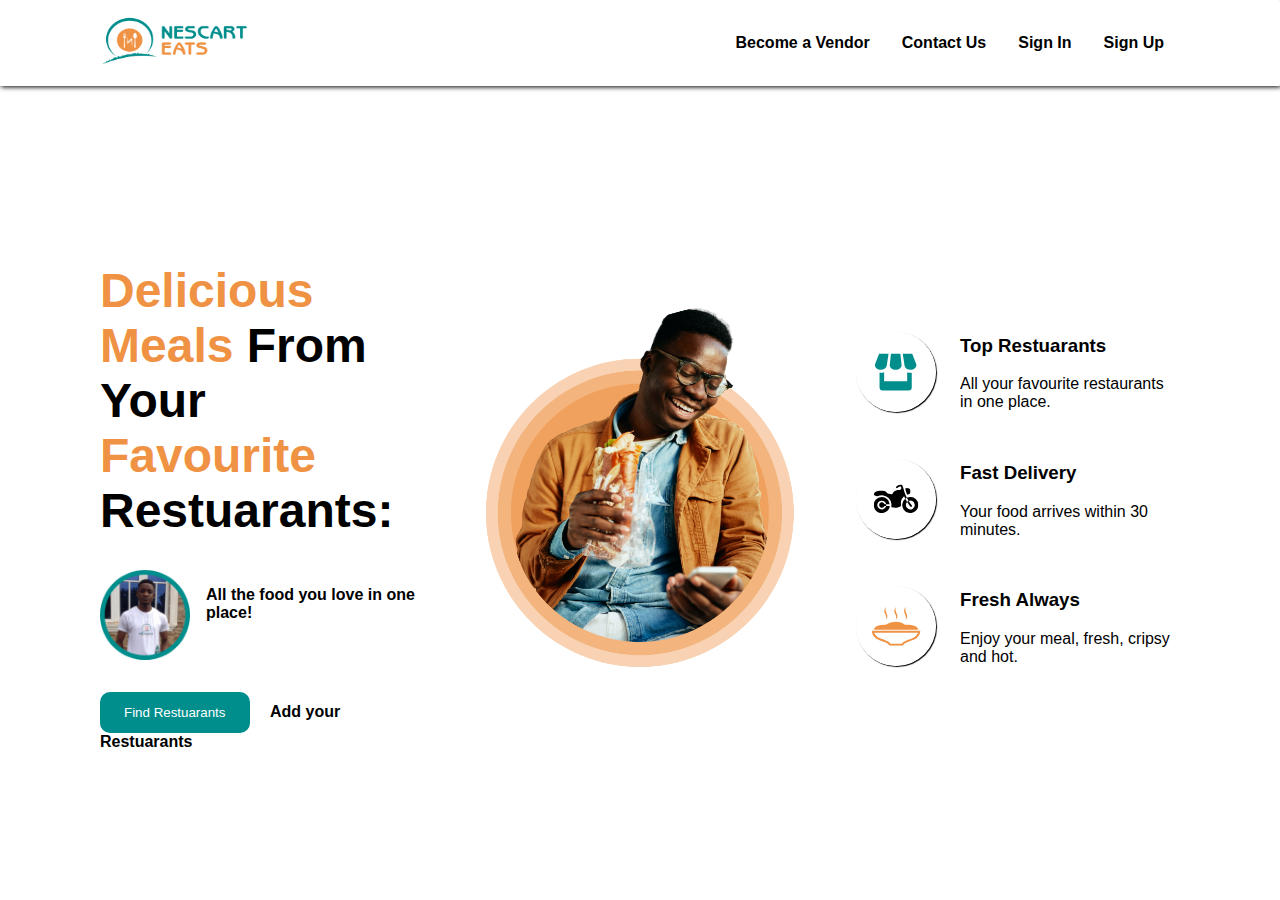
<file: Day3-Nescart/Eatcafe/index.html>
<!DOCTYPE html>
<html lang="en">

<head>
    <meta charset="UTF-8">
    <meta http-equiv="X-UA-Compatible" content="IE=edge">
    <meta name="viewport" content="width=device-width, initial-scale=1.0">
    <link rel="stylesheet" href="style.css">
    <title>Eats'cafe</title>
</head>

<body>
    <div class="shadow">
        <nav class="navbar container">
            <div class="navbar-logo">
                <img src="./Images/Nescart Eats Logo HFC.png" alt="" style="height: 50px;">
            </div>

            <div class="f-w">
                <ul class="d-flex">
                    <li><a href="">Become a Vendor</a></li>
                    <li><a href="">Contact Us</a></li>
                    <li><a href="">Sign In</a></li>
                    <li><a href="">Sign Up</a></li>
                </ul>
            </div>
        </nav>
    </div>

    <section class="container header d-flex">
        <div class="item ">
            <h1>Delicious Meals <span>From Your</span> Favourite <span>Restuarants:</span> </h1>
            <div class="flex10">
                <img src="./Images/Harrison Nescart Eat.png" alt=""
                    style="width:90px; height:90px; margin-right: 1rem; margin-bottom: 1rem;">
                <p style="font-size:1rem ; font-weight:700">All the food you love in one place!</p>
            </div>

            <div class="mt-4">
                <div>
                    <button>Find Restuarants</button>
                    <a href="" class="ref" style="color: black ; margin-left: 1rem;">Add your Restuarants</a>
                </div>
            </div>
        </div>

        <div class="item ">
            <div class="hero">
                <img src="./Images/Hero Image.png" alt="">
            </div>
        </div>

        <div class="item">
            <div class="icon mt-4 ">
                <img src="./Images/Top Restaurants.svg" alt=""
                    style="height:80px; width:80px; border-radius: 100px; box-shadow: 1px 1px 1px 0px; margin-right: 1.5rem;">
                <div class="icon-text">
                    <h3>Top Restuarants</h3>
                    <p>All your favourite restaurants in one place.</p>
                </div>
            </div>
            <div class="icon mt-4">
                <img src="./Images/Fast Delivery.svg" alt=""
                    style="height:80px; width:80px; border-radius: 100px; box-shadow: 1px 1px 1px 0px; margin-right: 1.5rem;">
                <div class="icon-text">
                    <h3>Fast Delivery</h3>
                    <p>Your food arrives within 30 minutes.</p>
                </div>
            </div>
            <div class="icon mt-4">
                <img src="./Images/Delicious.svg" alt=""
                    style="height:80px; width:80px; border-radius: 100px; box-shadow: 1px 1px 1px 0px; margin-right: 1.5rem;">
                <div class="icon-text">
                    <h3>Fresh Always</h3>
                    <p>Enjoy your meal, fresh, cripsy and hot.</p>
                </div>
            </div>
        </div>
    </section>

</body>

</html>
</file>
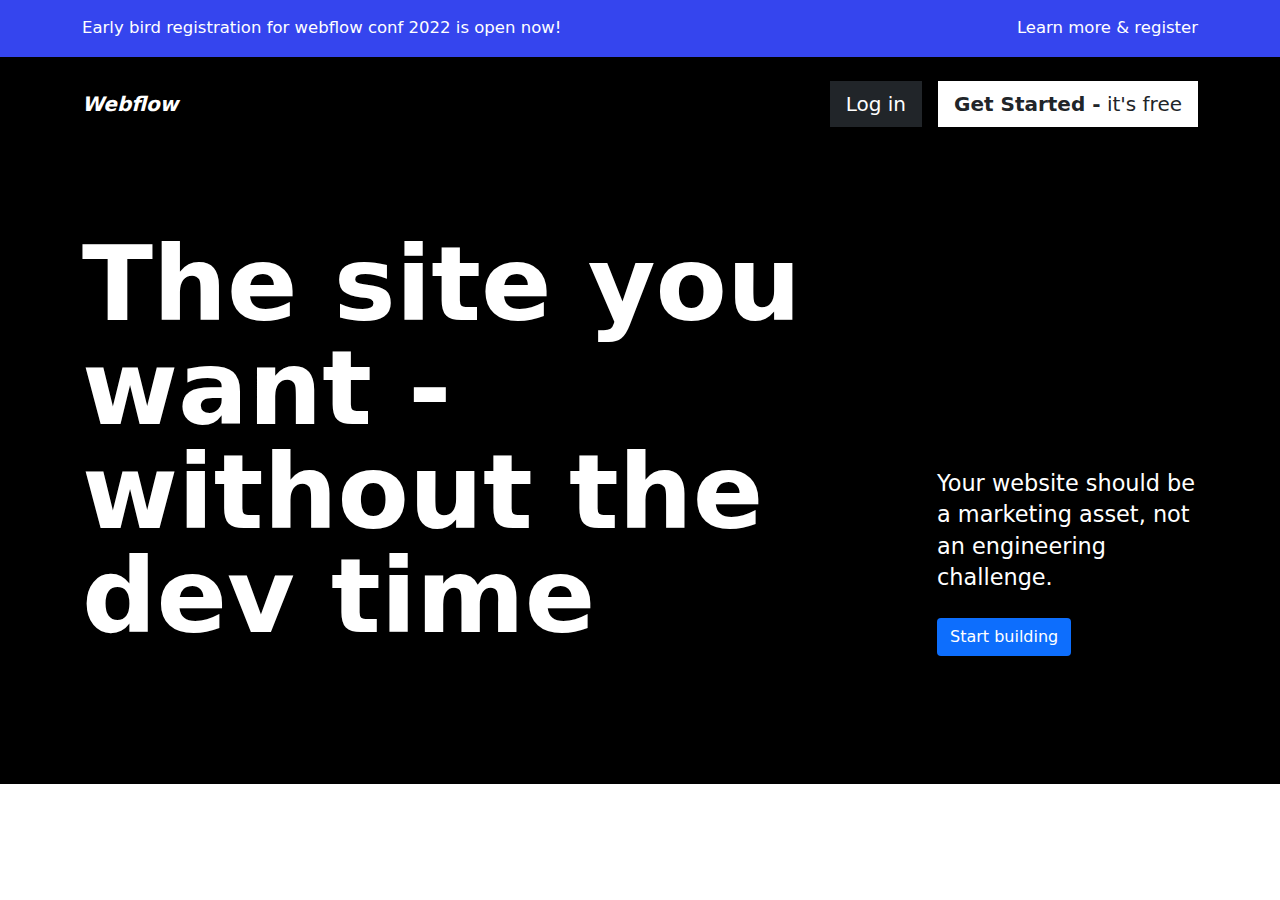
<file: Webflow/webflow.html>
<!DOCTYPE html>
<html lang="en">
<head>
    <meta charset="UTF-8">
    <meta http-equiv="X-UA-Compatible" content="IE=edge">
    <meta name="viewport" content="width=device-width, initial-scale=1.0">
    <link rel="stylesheet" href="./assets/css/style.css">
    <link rel="stylesheet" href="./assets/css/bootstrap.min.css">
    <title>Document</title>
</head>
<body>
    <a href="#" class="text-reset">
        <section class="top-heading py-3">
            <div class="container">
                <div class="d-flex justify-content-between ">
                    <p class="text-white mb-0">Early bird registration for webflow conf 2022 is open now! </p>
                    <p class="text-white mb-0"> Learn more & register</p>
                </div>
            </div>
        </section>
    </a>

    <header class="main-header py-4">
        <div class="container">
            <div class="d-flex align-items-center justify-content-between">
                <i class="fs-5 fw-bold"> Webflow</i>

                <div class="d-flex gap-3">
                    <a href="" class="btn btn-lg bg-dark text-white border-0 rounded-0">Log in</a>
                    <a href="" class="btn btn-lg bg-white border-0 rounded-0"><b>Get Started -</b> it's free</a>
                </div>
            </div>

            <div class="row content align-items-end justify-content-between">
                <div class="col-lg-8">
                    <h1 class="content-heading">The site you want - without the dev time</h1>
                </div>

                <div class="col-lg-3">
                    <p class="content-message mb-4">Your website should be a marketing asset, not an engineering challenge.</p>
                    <a href="" class="btn bg-primary text-white content-message-btn">Start building</a>
                </div>
            </div>


        </div>

    </header>



</body>
</html>
</file>
<file: Day2-Mailchimp/assets/css/style.css>
h1 {
    font-family: 'Playfair Display', serif !important;
}
p{
    font-family: Arial, Helvetica, sans-serif !important;
}

.bg-yellow {
    background-color: #ffe01b;
}

.navbar {
    padding: 2rem;
}

.btn{
    font-size: 1rem;
    background-color: #007c89;
    border-color: #007c89 !important;
    color: white;
    border-width: 2px;
    border-radius: 0;
    font-weight: 500;
    min-width: 110px;
    padding: 0.6rem 0.9rem;
}

.btn-outline-dark{
    background-color:transparent !important;
    border-color: black !important;
    color: black;
    border-width:;
}


.navbar:hover {
    background-color: white;
}
.container{
    
    
}
</file>
<file: Day4-Discord/assets/style.css>
.bg-blue {
    background-color: #404eed;
}

.btn {
    border-radius: 50px;
}
.container{
    margin-top: 10px;
    max-width: 1200px;
}

.hero h1 {
    font-size: 65px;
    font-weight: 850;
    line-height: 90%;
    vertical-align: baseline;
    margin-bottom: 50px;
}
.hero p{
    font-size: 19px;
    line-height: 30px;
    margin-bottom: 30px;

}
.nav-item{
    font-weight: 500;
}

.hero {
    min-height: 550px;
    background-color: #404eed;
    background-image: url(../images/discor-centre.svg)
}

.hero .img-left {
    margin-left: -26%;
}

.hero .img-right {
    margin-right: -23%;
}

.hero .btn {
    padding: 1rem 2rem;
    font-size: 1.1rem;
    font-weight: 500;
}

.icon {
    width: 30px;
    height: 30px;
}
</file>
<file: Day5-Trello/assets/styles/style.css>
.bg-main-gradient{
    background: linear-gradient(rgb(234, 230, 255), rgb(255, 255, 255)) no-repeat;
}

.nav-padded{
    padding-top: .5rem;
    padding-bottom: .5rem;
    padding-left: 1rem;
}
.nav-padded a{
    font-size: 19px;
    font-size: 700;
}
.hero{
    height:450px;
    width: 350px;
}

.header{
    margin-top: 25px;
}
h1{
    font-size:2.8rem;
    line-height: 1.25;
    font-family: sans-serif;
    font-weight: 600;
}
p{
    font-size: 20px;
}
.btn-light{
    font-size: 1rem;
    border-width: 2px;
    border-radius: 0;
    font-weight: 500;
    min-width: 110px;
    padding: 0.6rem 0.9rem;
}
.play{
    height: 20px;
    width: 20px;
}
</file>
<file: Day6-Prospa/assets/styles/style.css>
body {
    background-color:#ebdeed;
}

@media (min-width: 1200px) {
    .container,
    .container-lg,
    .container-md,
    .container-sm,
    .container-xl {
        max-width: 1120px;
    }
}

.dropdown {
    height: 30px;
    width: 30px;
}

.btn {
    background-color: #fa4a84;
    border-radius: 10px;
}

.images {
    /* height: 500px;
    width: 600px; */
    border-radius: 20px;
}

.hero {
    margin-top: 50px;
}

.head-one {
    font-weight: 700;
    font-size: 60px;
    margin-bottom: 50px;
    color: #04093f;
    font-family: sans-serif;
}

.icon {
    height: 100px;
    width: 100px;
}

p {
    color: #04093f;
    font-family: sans-serif;
}

.img {
    height: 30px;
    /* width: 30px; */
}

.foot {
    margin-top: 50px;
    font-size: 13px;
}
</file>
<file: Day8-Prospa.com/assets/styles/style.css>
.dropdown {
    height: 30px;
    width: 30px;
}

.sec-green{
   background-color:#004346;
   font-family: sans-serif;
}

.bg-img{
    background-image: url(../images/220419-au-homepage-hero-desktopv8.png)

}
.phone{
    height: 20px;
    width: 20px;
}
a{
    font-weight: 600;
}
.hero{
    margin-top:180px;
    margin-left: 120px;
    font-size: 42px;
    font-weight: 700;
    
}
.hero-p{
    margin-left: 120px;
    font-size: 17px;
}
.hero-ps{
    line-height: 10px;
    margin-left: 145px;
}
.btd{
    margin-left: 120px; 
    height: 50px;
}
.btn-lg{
    height: 70px;
    width: 150px;
    
}
.img{
    margin-top: 180px;

}
.navbar-btn{
    padding: .7rem 1.5rem !important;
    font-size: 17px;
}
.btn-outline-success{
    border-color: gray;
}
</file>
<file: Nescart/assets/styles/style.css>
.hero-img {
    height: 600px;
    width: 600px;
}

.header {
    margin-top: 130px;
}

.hero-text {
    font-size: 50px;
    font-weight: 800;
    font-family: serif;

}

.lunch {
    color: #f59544;
}

.eat {
    color: #008e8c;
}

.bg-green {
    background-color: #008e8c;
}

.sub-text {
    font-size: 25px;
}

.btn-hero {
    width: 200px;
    height: 50px;
}

.text-green {
    color: #008e8c;
}

.check {
    height: 20px;
    width: 20px;
}

.faq {
    font-size: 25px;
}

.footer {
    padding-top: 100px;
}

.f-box {
    border-radius: 50px;
    border: white;
}

.f-boxx {
    border-radius: 50px;
    border:white

}
.btn-sub{
    width: 300px;
    height: 50px;
}


.subscription-plan-item .card-body {
    margin-top: 45px;
    
    
    
}

.subscription-plan-item .card img {
    height: 165px;
    left: 20% !important;
}
.subscription-plan-item{
    margin-top: 60px;
}
.card-b{
    border-radius: 20px;
}
</file>
<file: oniontabs/assets/styles/style.css>
.header{
    background-color: #81009e;   
}
.img-logo{
    width: 150px;
}
.p{
    font-size: 22px;
}
.img-hero{
    width: 500px;
}
.btn-orange{
    background-color: #ff8e09;
    width: 130px;
}
.hero{
    font-size: 43px;
}
.left-60{
    width: 250px;
    left: 64% !important;
    top: 82% !important;
}

@media (min-width: 1200px) {
    .container{
        max-width: 1190px;
    }
}
</file>
<file: Roqqu/assets/styles/style.css>
.container{
    max-width: 1223px;
}
.nav-link {
    color: black;
}
.btn{
    width: 100px;
    border-radius: 0%;
}
.head-text{
    font-size: 50px;
    font-weight: 800;
    line-height: 1.3em;
    color: #24273a;
    font-size: 3rem;

}
.sub-head{
    font-size: 18px;
    line-height: 1.875em;
    color: #272832;
}
.hero{
    background-color: #f4f7f9;
    padding-top: 90px;
    
       
}

#myTab button.active.green{
    border-top: 2px solid green !important;
}
#myTab button.active.purple{
    border-top: 2px solid purple !important;
}
.btn-g{
    border-top: 2px solid green !important;
}
.btn-p{
    border-top: 2px solid purple !important;
}
.btn-purple{
    background-color: purple;
}
.btn-succes{
    background-color: #20c76c !important;
}
.btn-pd{
    padding-top: 2px;
    padding-bottom: 6px;
}
</file>
<file: Day3-Nescart/Eatcafe/style.css>
*{
    font-family: sans-serif;
}

body {
    padding: 0;
    margin: 0;
}

ul {
    list-style-type: none;
    margin: 0;
    padding: 0;
    overflow: hidden;
    color: black;
}

img {
    width: 100%;
}

.container {
    margin-right: 100px;
    margin-left: 100px;
}
.f-w{
    font-weight: 700;
}
.d-flex {
    display: flex;
}

.mt-4 {
    margin-top: 1rem;

}

.navbar {
    padding-top: 1rem;
    padding-bottom: 1rem;
    display: flex;
    justify-content: space-between;
    align-items: center;
}

.shadow {
    border-radius: 1px;
    box-shadow: 1px 1px 5px;
}

li a {
    display: inline-block;
    color: black;
    text-align: center;
    padding: 14px 16px;
    text-decoration: none;
}

li a:hover {
    background-color: #111;
}

h1 {
    color: #ef9244;
    font-size: 3rem;
}

h1 span {
    color: black;
    font-size: 3rem;
}

.flex10 {
    display: flex;

}

.flex10 p {
    font-weight: 700;
    font-size: 18px;
}

.header {
    justify-content: space-between;
    align-items: center;
    min-height: 90vh;
}

.header .item {
    width: 30%;
}

.navbar-logo {
    width: 150px;
}

button {
    padding: .8rem 1.5rem;
    background-color: #008e8c;
    border-radius: 10px;
    border: none;
    color: white;

}

.button {}

.flex2 {
    display: flex;
}

.icon {
    display: flex;
    align-items: center;
}

.icon-text {
    font-size: 1.rem;
    font-family: serif;

}

.ref{
    text-decoration: none;
    font-weight: 700;
}
</file>
<file: Webflow/assets/css/style.css>
/* nav{
    font-size: 25px;
    font-weight: 700;
    font-family: 'Lucida Sans';

}

.c0ntainer{
    height: 50px;
    width: 50px;
}
.hero-page{
    font-size: 1rem;
} */


body{
    font-family: 'Segoe UI', Tahoma, Geneva, Verdana, sans-serif;
}

.text-reset{
    text-decoration: none;
}
.top-heading {
    background-color: #4353ff;
}
.top-heading p{
    font-size: 16.5px;
}

.top-heading:hover {
    background-color: #3545ee;
}

.main-header{
    background-color:black ;
    color: white;
}
.main-header .content {
    margin-top: 6.55rem;
    margin-bottom: 6.5rem;
}
.main-header .content .content-heading {
    font-size: 6.5rem;
    line-height: 1;
    font-weight: bold;
}
.main-header .content .content-message{
    font-size: 1.4rem;
    line-height: 1.4;
}


.bg-primary{
    background-color: #4353ff !important;
}
.btn{
    font-size: 14px;
    color: black;
    padding: 1rem 2rem;
    font-weight: 500;
    border-radius: 0;
    border: 0;
}
.btn:hover{
    color: black;
}
</file>
